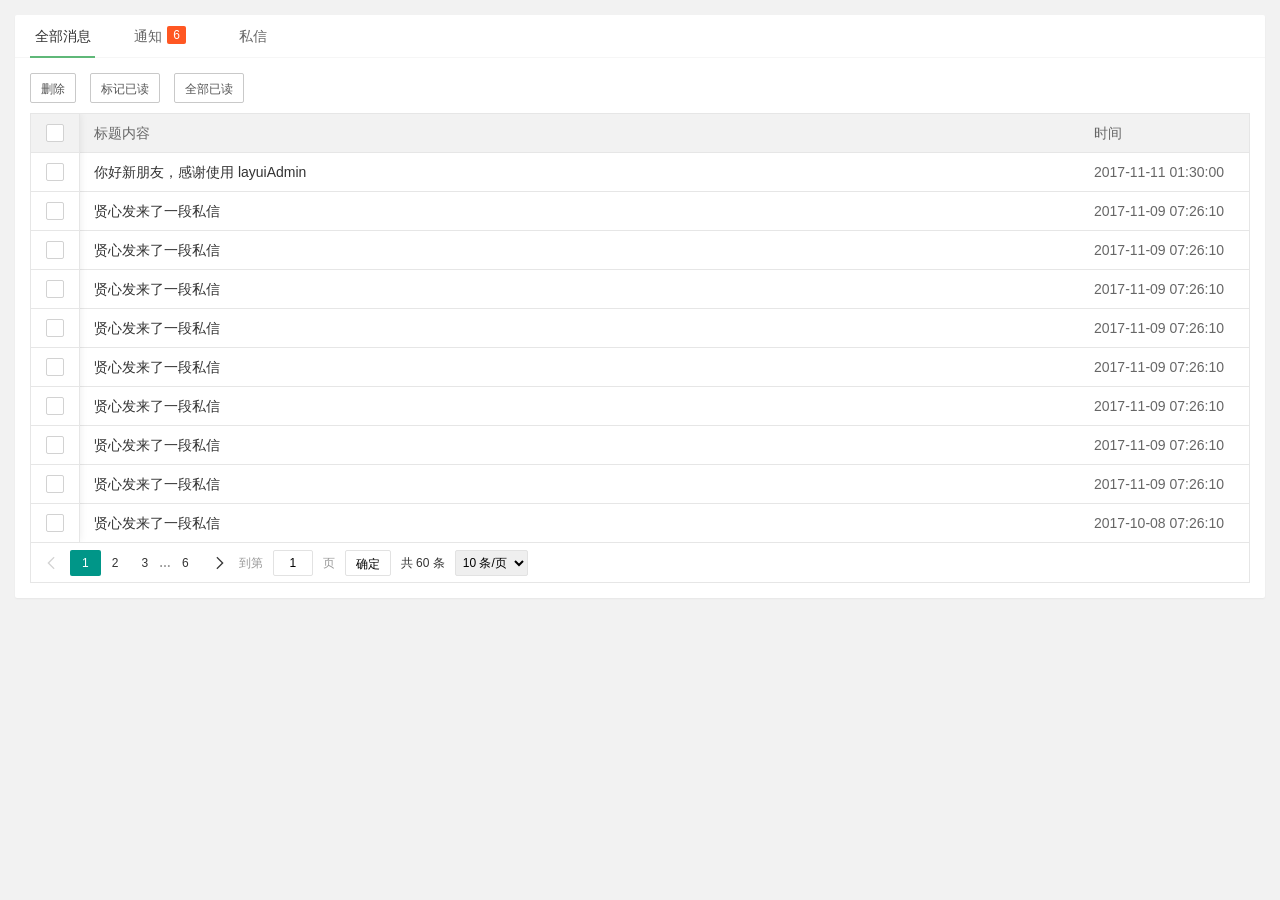
<file: cdn/layui_pro/views/app/message/index.html>
<!DOCTYPE html>
<html>
<head>
  <meta charset="utf-8">
  <title>消息中心</title>
  <meta name="renderer" content="webkit">
  <meta http-equiv="X-UA-Compatible" content="IE=edge,chrome=1">
  <meta name="viewport" content="width=device-width, initial-scale=1.0, minimum-scale=1.0, maximum-scale=1.0, user-scalable=0">
  <link rel="stylesheet" href="../../../layuiadmin/layui/css/layui.css" media="all">
  <link rel="stylesheet" href="../../../layuiadmin/style/admin.css" media="all">
</head>
<body>

  <div class="layui-fluid" id="LAY-app-message">
    <div class="layui-card">
      <div class="layui-tab layui-tab-brief">
        <ul class="layui-tab-title">
          <li class="layui-this">全部消息</li>
          <li>通知<span class="layui-badge">6</span></li>
          <li>私信</li>
        </ul>
        <div class="layui-tab-content">
        
          <div class="layui-tab-item layui-show">
            <div class="LAY-app-message-btns" style="margin-bottom: 10px;">
              <button class="layui-btn layui-btn-primary layui-btn-sm" data-type="all" data-events="del">删除</button>
              <button class="layui-btn layui-btn-primary layui-btn-sm" data-type="all" data-events="ready">标记已读</button>
              <button class="layui-btn layui-btn-primary layui-btn-sm" data-type="all" data-events="readyAll">全部已读</button>
            </div>
            
            <table id="LAY-app-message-all" lay-filter="LAY-app-message-all"></table>
          </div>
          <div class="layui-tab-item">
          
            <div class="LAY-app-message-btns" style="margin-bottom: 10px;">
              <button class="layui-btn layui-btn-primary layui-btn-sm" data-type="notice" data-events="del">删除</button>
              <button class="layui-btn layui-btn-primary layui-btn-sm" data-type="notice" data-events="ready">标记已读</button>
              <button class="layui-btn layui-btn-primary layui-btn-sm" data-type="notice" data-events="readyAll">全部已读</button>
            </div>
            
            <table id="LAY-app-message-notice" lay-filter="LAY-app-message-notice"></table>
          </div>
          <div class="layui-tab-item">
          
            <div class="LAY-app-message-btns" style="margin-bottom: 10px;">
              <button class="layui-btn layui-btn-primary layui-btn-sm" data-type="direct" data-events="del">删除</button>
              <button class="layui-btn layui-btn-primary layui-btn-sm" data-type="direct" data-events="ready">标记已读</button>
              <button class="layui-btn layui-btn-primary layui-btn-sm" data-type="direct" data-events="readyAll">全部已读</button>
            </div>
            
            <table id="LAY-app-message-direct" lay-filter="LAY-app-message-direct"></table>
          </div>
        </div>
      </div>
    </div>
  </div>

  <script src="../../../layuiadmin/layui/layui.js"></script>  
  <script>
  layui.config({
    base: '../../../layuiadmin/' //静态资源所在路径
  }).extend({
    index: 'lib/index' //主入口模块
  }).use(['index', 'message']);
  </script>
</body>
</html>
</file>
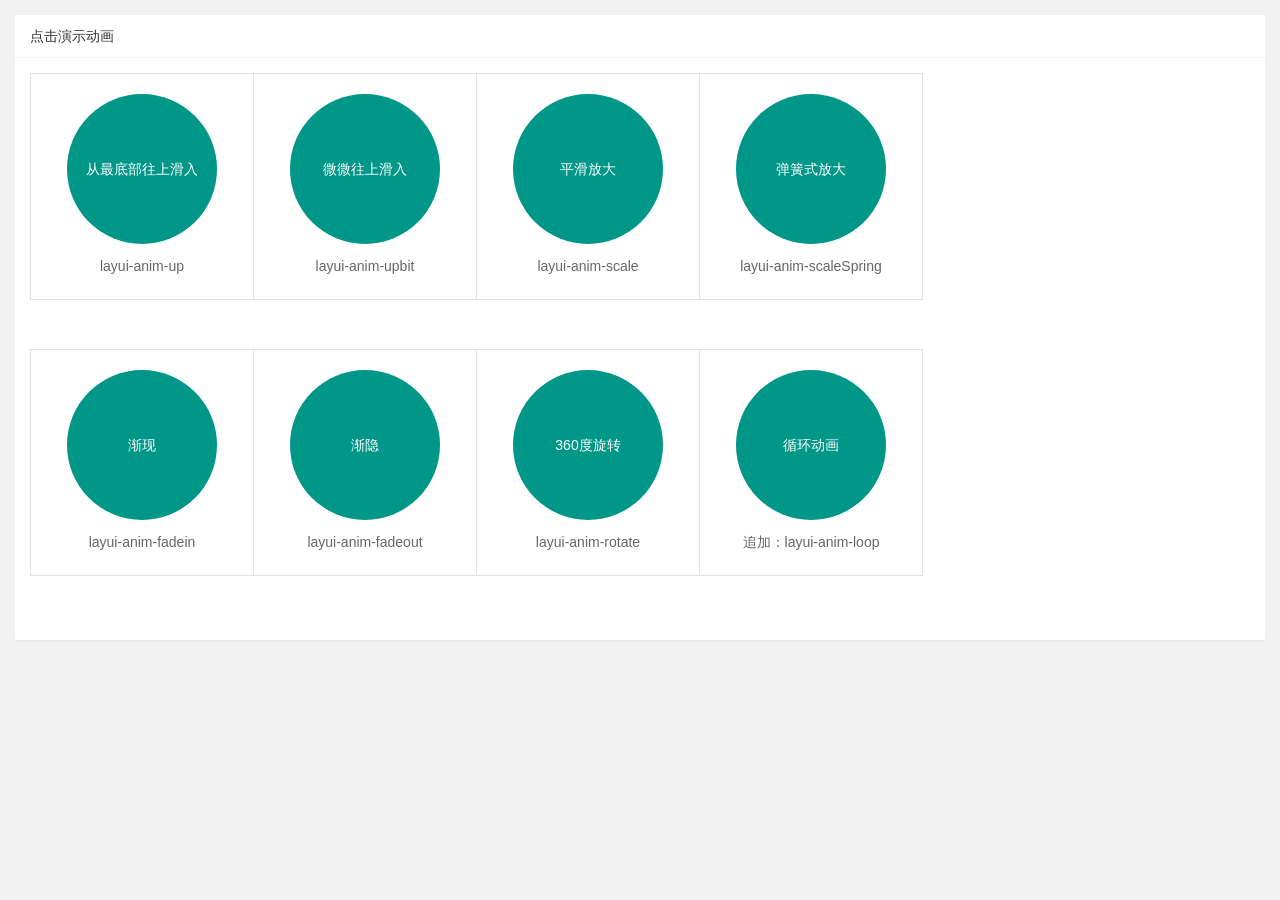
<file: cdn/layui_pro/views/component/anim/index.html>
<!DOCTYPE html>
<html>
<head>
  <meta charset="utf-8">
  <title>动画</title>
  <meta name="renderer" content="webkit">
  <meta http-equiv="X-UA-Compatible" content="IE=edge,chrome=1">
  <meta name="viewport" content="width=device-width, initial-scale=1.0, minimum-scale=1.0, maximum-scale=1.0, user-scalable=0">
  <link rel="stylesheet" href="../../../layuiadmin/layui/css/layui.css" media="all">
  <link rel="stylesheet" href="../../../layuiadmin/style/admin.css" media="all">
</head>
<body>

  <div class="layui-card layadmin-header">
    <div class="layui-breadcrumb" lay-filter="breadcrumb">
      <a lay-href="">主页</a>
      <a><cite>组件</cite></a>
      <a><cite>动画</cite></a>
    </div>
  </div>

  <style>
  /* 这段样式只是用于演示 */
  #component-anim .layui-card-body{padding: 15px;}

  #component-anim .component-anim-demo{margin-bottom: 50px; font-size: 0;}
  #component-anim .component-anim-demo li{display: inline-block; vertical-align: middle; width: 127px; line-height: 25px; padding: 20px 0; margin-right: -1px; margin-bottom: -1px; border: 1px solid #e2e2e2; font-size: 14px; text-align: center; color: #666; transition: all .3s; -webkit-transition: all .3s;}
  #component-anim .component-anim-demo li .layui-icon{display: inline-block; font-size: 36px;}

  #component-anim .component-anim-demo li .fontclass{display: none;}
  #component-anim .component-anim-demo li .name{color: #c2c2c2;}
  #component-anim .component-anim-demo li:hover{background-color: #f2f2f2; color: #000;}

  #component-anim .component-anim-demo li{width: 222px;}
  #component-anim .component-anim-demo .layui-anim{width: 150px; height: 150px; line-height: 150px; margin: 0 auto 10px; text-align: center; background-color: #009688; cursor: pointer; color: #fff; border-radius: 50%;}
  </style>

  <div class="layui-fluid" id="component-anim">
    <div class="layui-row layui-col-space15">
      <div class="layui-col-md12">
        <div class="layui-card">
          <div class="layui-card-header">点击演示动画</div>
          <div class="layui-card-body">
            
            <ul class="component-anim-demo">
              <li>
                <div class="layui-anim" data-anim="layui-anim-up">从最底部往上滑入</div>
                <div class="code">layui-anim-up</div>
              </li>
              <li>
                <div class="layui-anim" data-anim="layui-anim-upbit">微微往上滑入</div>
                <div class="code">layui-anim-upbit</div>
              </li>
              <li>
                <div class="layui-anim" data-anim="layui-anim-scale">平滑放大</div>
                <div class="code">layui-anim-scale</div>
              </li>
               <li>
                <div class="layui-anim" data-anim="layui-anim-scaleSpring">弹簧式放大</div>
                <div class="code">layui-anim-scaleSpring</div>
              </li>
            </ul>
            <ul class="component-anim-demo">
              <li>
                <div class="layui-anim" data-anim="layui-anim-fadein">渐现</div>
                <div class="code">layui-anim-fadein</div>
              </li>
              <li>
                <div class="layui-anim" data-anim="layui-anim-fadeout">渐隐</div>
                <div class="code">layui-anim-fadeout</div>
              </li>
              <li>
                <div class="layui-anim" data-anim="layui-anim-rotate">360度旋转</div>
                <div class="code">layui-anim-rotate</div>
              </li>
              <li>
                <div class="layui-anim" data-anim="layui-anim-rotate layui-anim-loop">循环动画</div>
                <div class="code">追加：layui-anim-loop</div>
              </li>
            </ul>
            
          </div>
        </div>
      </div>
    </div>
  </div>

  <script src="../../../layuiadmin/layui/layui.js"></script>  
  <script>
  layui.config({
    base: '../../../layuiadmin/' //静态资源所在路径
  }).extend({
    index: 'lib/index' //主入口模块
  }).use(['index'], function(){
    var $ = layui.$
    ,admin = layui.admin
    ,element = layui.element
    ,router = layui.router();

    /* 演示动画 */
    $('#component-anim .component-anim-demo .layui-anim').on('click', function(){
      var othis = $(this), anim = othis.data('anim');
   
      /* 停止循环 */
      if(othis.hasClass('layui-anim-loop')){
        return othis.removeClass(anim);
      }
      
      othis.removeClass(anim);
      
      setTimeout(function(){
        othis.addClass(anim);
      });
      
      /* 恢复渐隐 */
      if(anim === 'layui-anim-fadeout'){
        setTimeout(function(){
          othis.removeClass(anim);
        }, 1300);
      }
    });
  });
  </script>
</body>
</html>
</file>
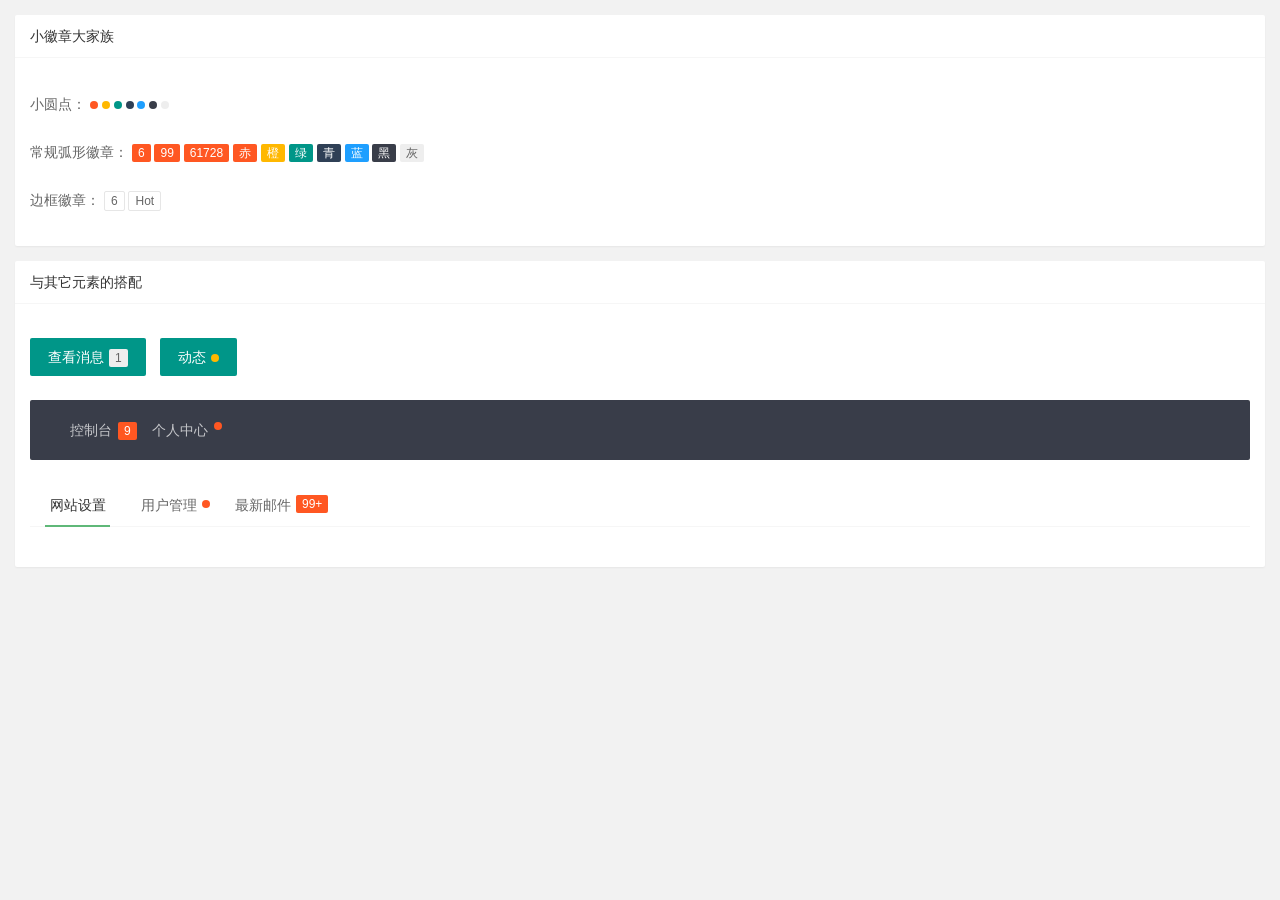
<file: cdn/layui_pro/views/component/badge/index.html>
<!DOCTYPE html>
<html>
<head>
  <meta charset="utf-8">
  <title>徽章</title>
  <meta name="renderer" content="webkit">
  <meta http-equiv="X-UA-Compatible" content="IE=edge,chrome=1">
  <meta name="viewport" content="width=device-width, initial-scale=1.0, minimum-scale=1.0, maximum-scale=1.0, user-scalable=0">
  <link rel="stylesheet" href="../../../layuiadmin/layui/css/layui.css" media="all">
  <link rel="stylesheet" href="../../../layuiadmin/style/admin.css" media="all">
</head>
<body>


  <div class="layui-fluid">
    <div class="layui-row layui-col-space15">
      <div class="layui-col-md12">
        <div class="layui-card">
          <div class="layui-card-header">小徽章大家族</div>
          <div class="layui-card-body">
            
            <br>小圆点：
            
            <span class="layui-badge-dot"></span>
            <span class="layui-badge-dot layui-bg-orange"></span>
            <span class="layui-badge-dot layui-bg-green"></span>
            <span class="layui-badge-dot layui-bg-cyan"></span>
            <span class="layui-badge-dot layui-bg-blue"></span>
            <span class="layui-badge-dot layui-bg-black"></span>
            <span class="layui-badge-dot layui-bg-gray"></span>
            
            <br><br>常规弧形徽章：
            
            <span class="layui-badge">6</span>
            <span class="layui-badge">99</span>
            <span class="layui-badge">61728</span>
            <span class="layui-badge">赤</span>
            <span class="layui-badge layui-bg-orange">橙</span>
            <span class="layui-badge layui-bg-green">绿</span>
            <span class="layui-badge layui-bg-cyan">青</span>
            <span class="layui-badge layui-bg-blue">蓝</span>
            <span class="layui-badge layui-bg-black">黑</span>
            <span class="layui-badge layui-bg-gray">灰</span>
            
            <br><br>边框徽章：
            
            <span class="layui-badge-rim">6</span>
            <span class="layui-badge-rim">Hot</span>
            
            <br><br>
          
          </div>
        </div>
      </div>
      <div class="layui-col-md12">
        <div class="layui-card">
          <div class="layui-card-header">与其它元素的搭配</div>
          <div class="layui-card-body">
            
            <br>
            
            <button class="layui-btn">查看消息<span class="layui-badge layui-bg-gray">1</span></button>
            <button class="layui-btn">动态<span class="layui-badge-dot layui-bg-orange"></span></button>
             
            <br><br>
             
            <ul class="layui-nav style=" text-align:="" right;"=""> &lt;-- 小Tips：这里有没有发现，设置导航靠右对齐（或居中对齐）其实非常简单 --&gt;
              <li class="layui-nav-item">
                <a href="">控制台<span class="layui-badge">9</span></a>
              </li>
              <li class="layui-nav-item">
                <a href="">个人中心<span class="layui-badge-dot"></span></a>
              </li>
            </ul>
            <br>
             
            <div class="layui-tab layui-tab-brief">
              <ul class="layui-tab-title">
                <li class="layui-this">网站设置</li>
                <li>用户管理<span class="layui-badge-dot"></span></li>
                <li>最新邮件<span class="layui-badge">99+</span></li>
              </ul>
              <div class="layui-tab-content"></div>
            </div>
            
          </div>
        </div>
      </div>
    </div>
  </div>

  <script src="../../../layuiadmin/layui/layui.js"></script>  
  <script>
  layui.config({
    base: '../../../layuiadmin/' //静态资源所在路径
  }).extend({
    index: 'lib/index' //主入口模块
  }).use(['index']);
  </script>
</body>
</html>
</file>
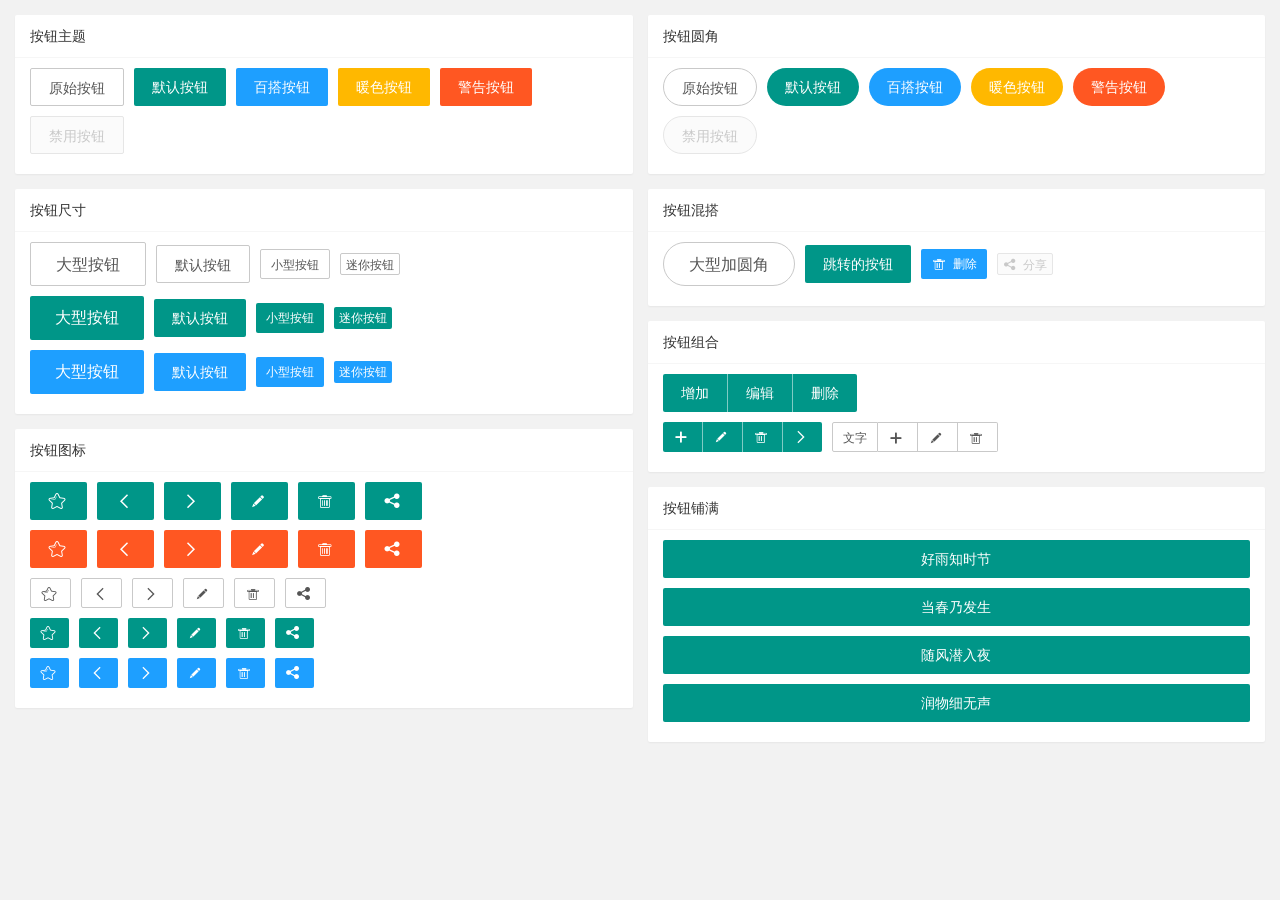
<file: cdn/layui_pro/views/component/button/index.html>
<!DOCTYPE html>
<html>
<head>
  <meta charset="utf-8">
  <title>按钮</title>
  <meta name="renderer" content="webkit">
  <meta http-equiv="X-UA-Compatible" content="IE=edge,chrome=1">
  <meta name="viewport" content="width=device-width, initial-scale=1.0, minimum-scale=1.0, maximum-scale=1.0, user-scalable=0">
  <link rel="stylesheet" href="../../../layuiadmin/layui/css/layui.css" media="all">
  <link rel="stylesheet" href="../../../layuiadmin/style/admin.css" media="all">
</head>
<body>

  <div class="layui-fluid">
    <div class="layui-row layui-col-space15">
      <div class="layui-col-md6">
        <div class="layui-card">
          <div class="layui-card-header">按钮主题</div>
          <div class="layui-card-body">
            <div class="layui-btn-container">
              <button class="layui-btn layui-btn-primary">原始按钮</button>
              <button class="layui-btn">默认按钮</button>
              <button class="layui-btn layui-btn-normal">百搭按钮</button>
              <button class="layui-btn layui-btn-warm">暖色按钮</button>
              <button class="layui-btn layui-btn-danger">警告按钮</button>
              <button class="layui-btn layui-btn-disabled">禁用按钮</button>
            </div>
          </div>
        </div>
        <div class="layui-card">
          <div class="layui-card-header">按钮尺寸</div>
          <div class="layui-card-body">
            <div class="layui-btn-container">
              <button class="layui-btn layui-btn-primary layui-btn-lg">大型按钮</button>
              <button class="layui-btn layui-btn-primary">默认按钮</button>
              <button class="layui-btn layui-btn-primary layui-btn-sm">小型按钮</button>
              <button class="layui-btn layui-btn-primary layui-btn-xs">迷你按钮</button>
              
              <br>
              
              <button class="layui-btn layui-btn-lg">大型按钮</button>
              <button class="layui-btn">默认按钮</button>
              <button class="layui-btn layui-btn-sm">小型按钮</button>
              <button class="layui-btn layui-btn-xs">迷你按钮</button>
              
              <br>
              
              <button class="layui-btn layui-btn-lg layui-btn-normal">大型按钮</button>
              <button class="layui-btn layui-btn-normal">默认按钮</button>
              <button class="layui-btn layui-btn-sm layui-btn-normal">小型按钮</button>
              <button class="layui-btn layui-btn-xs layui-btn-normal">迷你按钮</button>
            </div>
          </div>
        </div>
        <div class="layui-card">
          <div class="layui-card-header">按钮图标</div>
          <div class="layui-card-body">
            <div class="layui-btn-container">
              <button class="layui-btn"><i class="layui-icon">&#xe600;</i></button>
              <button class="layui-btn"><i class="layui-icon">&#xe603;</i></button>
              <button class="layui-btn"><i class="layui-icon">&#xe602;</i></button>
              <button class="layui-btn"><i class="layui-icon">&#xe642;</i></button>
              <button class="layui-btn"><i class="layui-icon">&#xe640;</i></button>
              <button class="layui-btn"><i class="layui-icon">&#xe641;</i></button>
              
              <br>
              
              <button class="layui-btn layui-btn-danger"><i class="layui-icon">&#xe600;</i></button>
              <button class="layui-btn layui-btn-danger"><i class="layui-icon">&#xe603;</i></button>
              <button class="layui-btn layui-btn-danger"><i class="layui-icon">&#xe602;</i></button>
              <button class="layui-btn layui-btn-danger"><i class="layui-icon">&#xe642;</i></button>
              <button class="layui-btn layui-btn-danger"><i class="layui-icon">&#xe640;</i></button>
              <button class="layui-btn layui-btn-danger"><i class="layui-icon">&#xe641;</i></button>
              
              <br>
              
              <button class="layui-btn layui-btn-primary layui-btn-sm"><i class="layui-icon">&#xe600;</i></button>
              <button class="layui-btn layui-btn-primary layui-btn-sm"><i class="layui-icon">&#xe603;</i></button>
              <button class="layui-btn layui-btn-primary layui-btn-sm"><i class="layui-icon">&#xe602;</i></button>
              <button class="layui-btn layui-btn-primary layui-btn-sm"><i class="layui-icon">&#xe642;</i></button>
              <button class="layui-btn layui-btn-primary layui-btn-sm"><i class="layui-icon">&#xe640;</i></button>
              <button class="layui-btn layui-btn-primary layui-btn-sm"><i class="layui-icon">&#xe641;</i></button>
              
              <br>
              
              <button class="layui-btn layui-btn-sm"><i class="layui-icon">&#xe600;</i></button>
              <button class="layui-btn layui-btn-sm"><i class="layui-icon">&#xe603;</i></button>
              <button class="layui-btn layui-btn-sm"><i class="layui-icon">&#xe602;</i></button>
              <button class="layui-btn layui-btn-sm"><i class="layui-icon">&#xe642;</i></button>
              <button class="layui-btn layui-btn-sm"><i class="layui-icon">&#xe640;</i></button>
              <button class="layui-btn layui-btn-sm"><i class="layui-icon">&#xe641;</i></button>
              
              <br>
                
              <button class="layui-btn layui-btn-normal layui-btn-sm"><i class="layui-icon">&#xe600;</i></button>
              <button class="layui-btn layui-btn-normal layui-btn-sm"><i class="layui-icon">&#xe603;</i></button>
              <button class="layui-btn layui-btn-normal layui-btn-sm"><i class="layui-icon">&#xe602;</i></button>
              <button class="layui-btn layui-btn-normal layui-btn-sm"><i class="layui-icon">&#xe642;</i></button>
              <button class="layui-btn layui-btn-normal layui-btn-sm"><i class="layui-icon">&#xe640;</i></button>
              <button class="layui-btn layui-btn-normal layui-btn-sm"><i class="layui-icon">&#xe641;</i></button>
            </div>
          </div>
        </div>
      </div>
      <div class="layui-col-md6">
        <div class="layui-card">
          <div class="layui-card-header">按钮圆角</div>
          <div class="layui-card-body">
            <div class="layui-btn-container">
              <button class="layui-btn layui-btn-primary layui-btn-radius">原始按钮</button>
              <button class="layui-btn layui-btn-radius">默认按钮</button>
              <button class="layui-btn layui-btn-normal layui-btn-radius">百搭按钮</button>
              <button class="layui-btn layui-btn-warm layui-btn-radius">暖色按钮</button>
              <button class="layui-btn layui-btn-danger layui-btn-radius">警告按钮</button>
              <button class="layui-btn layui-btn-disabled layui-btn-radius">禁用按钮</button>
            </div>
          </div>
        </div>
        <div class="layui-card">
          <div class="layui-card-header">按钮混搭</div>
          <div class="layui-card-body">
            <div class="layui-btn-container">
              <button class="layui-btn layui-btn-lg layui-btn-primary layui-btn-radius">大型加圆角</button>
              <a href="http://www.layui.com/doc/element/button.html" class="layui-btn" target="_blank">跳转的按钮</a>
              <button class="layui-btn layui-btn-sm layui-btn-normal"><i class="layui-icon">&#xe640;</i> 删除</button>
              <button class="layui-btn layui-btn-xs layui-btn-disabled"><i class="layui-icon">&#xe641;</i> 分享</button>

            </div>
          </div>
        </div>
        <div class="layui-card">
          <div class="layui-card-header">按钮组合</div>
          <div class="layui-card-body">
            <div class="layui-btn-container">
              <div class="layui-btn-group">
                <button class="layui-btn">增加</button>
                <button class="layui-btn ">编辑</button>
                <button class="layui-btn">删除</button>
              </div>
            </div>
            <div class="layui-btn-container">
              <div class="layui-btn-group">
                <button class="layui-btn layui-btn-sm"><i class="layui-icon">&#xe654;</i></button>
                <button class="layui-btn layui-btn-sm"><i class="layui-icon">&#xe642;</i></button>
                <button class="layui-btn layui-btn-sm"><i class="layui-icon">&#xe640;</i></button>
                <button class="layui-btn layui-btn-sm"><i class="layui-icon">&#xe602;</i></button>
              </div>
              <div class="layui-btn-group">
                <button class="layui-btn layui-btn-primary layui-btn-sm">文字</button>
                <button class="layui-btn layui-btn-primary layui-btn-sm"><i class="layui-icon">&#xe654;</i></button>
                <button class="layui-btn layui-btn-primary layui-btn-sm"><i class="layui-icon">&#xe642;</i></button>
                <button class="layui-btn layui-btn-primary layui-btn-sm"><i class="layui-icon">&#xe640;</i></button>
              </div>
            </div>
          </div>
        </div>
        <div class="layui-card">
          <div class="layui-card-header">按钮铺满</div>
          <div class="layui-card-body">
            <div class="layui-btn-container">
              <button class="layui-btn layui-btn-fluid">好雨知时节</button>
              <button class="layui-btn layui-btn-fluid">当春乃发生</button>
              <button class="layui-btn layui-btn-fluid">随风潜入夜</button>
              <button class="layui-btn layui-btn-fluid">润物细无声</button>
            </div>
          </div>
        </div>
      </div>
      
    </div>
  </div>

  
  <script src="../../../layuiadmin/layui/layui.js"></script>  
  <script>
  layui.config({
    base: '../../../layuiadmin/' //静态资源所在路径
  }).extend({
    index: 'lib/index' //主入口模块
  }).use(['index']);
  </script>
</body>
</html>
</file>
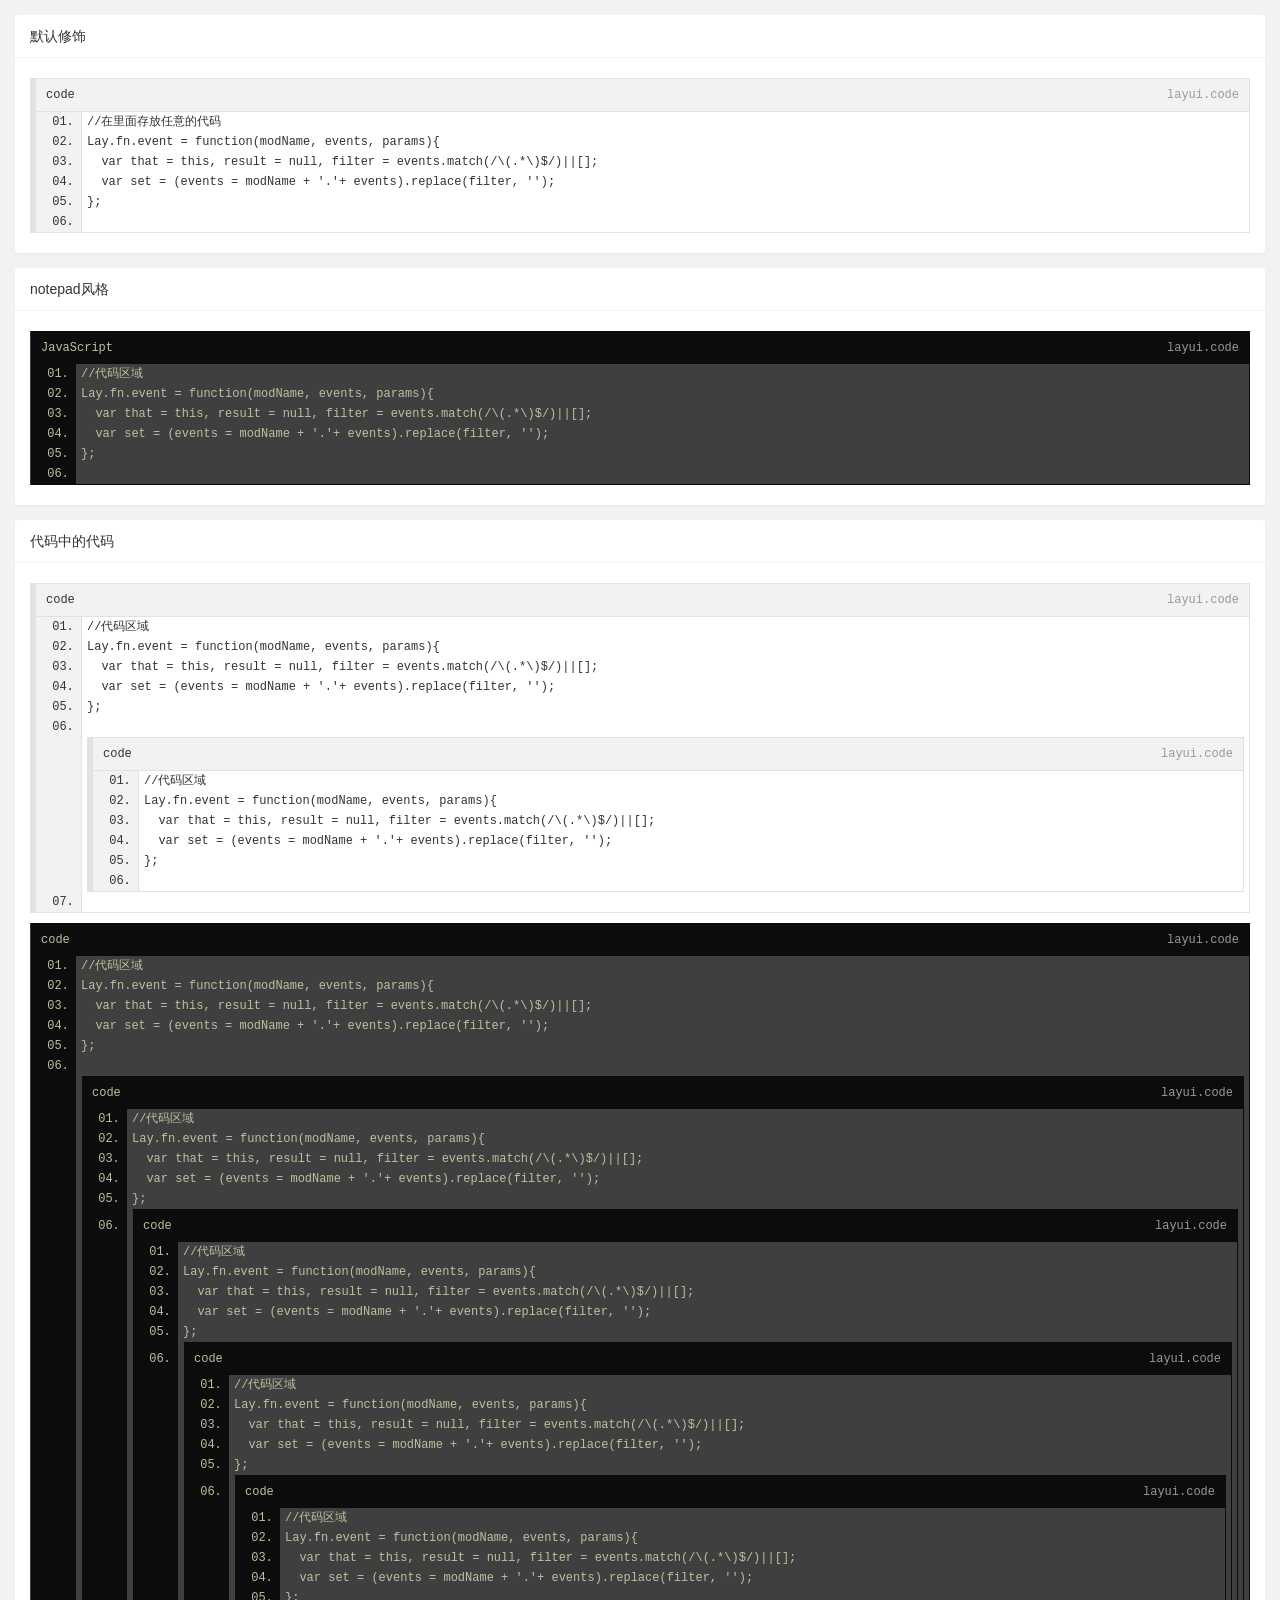
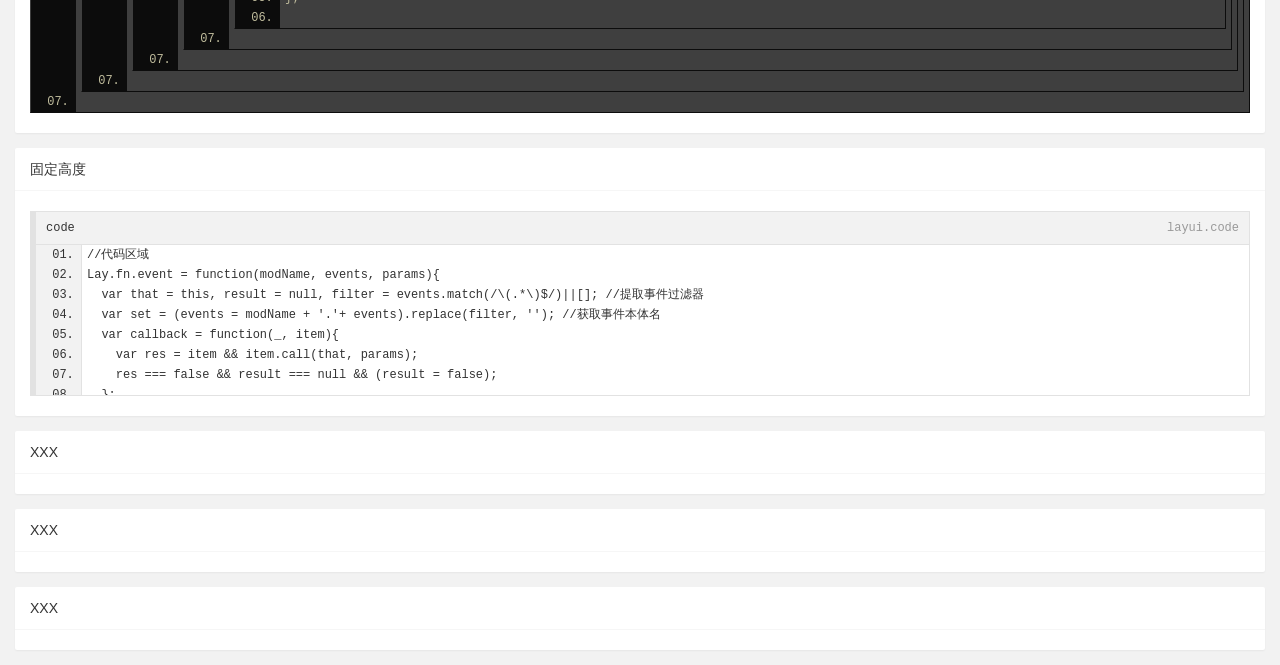
<file: cdn/layui_pro/views/component/code/index.html>
<!DOCTYPE html>
<html>
<head>
  <meta charset="utf-8">
  <title>代码修饰</title>
  <meta name="renderer" content="webkit">
  <meta http-equiv="X-UA-Compatible" content="IE=edge,chrome=1">
  <meta name="viewport" content="width=device-width, initial-scale=1.0, minimum-scale=1.0, maximum-scale=1.0, user-scalable=0">
  <link rel="stylesheet" href="../../../layuiadmin/layui/css/layui.css" media="all">
  <link rel="stylesheet" href="../../../layuiadmin/style/admin.css" media="all">
</head>
<body>

  <div class="layui-card layadmin-header">
    <div class="layui-breadcrumb" lay-filter="breadcrumb">
      <a lay-href="">主页</a>
      <a><cite>组件</cite></a>
      <a><cite>代码修饰</cite></a>
    </div>
  </div>
  
  <div class="layui-fluid">
    <div class="layui-row layui-col-space15">
      <div class="layui-col-md12">
        <div class="layui-card">
          <div class="layui-card-header">默认修饰</div>
          <div class="layui-card-body">
            <pre class="layui-code">//在里面存放任意的代码
Lay.fn.event = function(modName, events, params){
  var that = this, result = null, filter = events.match(/\(.*\)$/)||[];
  var set = (events = modName + '.'+ events).replace(filter, ''); 
};
            </pre>
          </div>
        </div>
        
        <div class="layui-card">
          <div class="layui-card-header">notepad风格</div>
          <div class="layui-card-body">
            <pre class="layui-code" lay-title="JavaScript" lay-skin="notepad">//代码区域
Lay.fn.event = function(modName, events, params){
  var that = this, result = null, filter = events.match(/\(.*\)$/)||[];
  var set = (events = modName + '.'+ events).replace(filter, ''); 
};
            </pre>
          </div>
        </div>
        
        <div class="layui-card">
          <div class="layui-card-header">代码中的代码</div>
          <div class="layui-card-body">
            <pre class="layui-code">//代码区域
Lay.fn.event = function(modName, events, params){
  var that = this, result = null, filter = events.match(/\(.*\)$/)||[];
  var set = (events = modName + '.'+ events).replace(filter, ''); 
};
      <pre class="layui-code">//代码区域
Lay.fn.event = function(modName, events, params){
  var that = this, result = null, filter = events.match(/\(.*\)$/)||[];
  var set = (events = modName + '.'+ events).replace(filter, ''); 
};
      </pre>
      </pre>
      
      <pre class="layui-code" lay-skin="notepad">//代码区域
Lay.fn.event = function(modName, events, params){
  var that = this, result = null, filter = events.match(/\(.*\)$/)||[];
  var set = (events = modName + '.'+ events).replace(filter, ''); 
};
      <pre class="layui-code" lay-skin="notepad">//代码区域
Lay.fn.event = function(modName, events, params){
  var that = this, result = null, filter = events.match(/\(.*\)$/)||[];
  var set = (events = modName + '.'+ events).replace(filter, ''); 
};
<pre class="layui-code" lay-skin="notepad">//代码区域
Lay.fn.event = function(modName, events, params){
  var that = this, result = null, filter = events.match(/\(.*\)$/)||[];
  var set = (events = modName + '.'+ events).replace(filter, ''); 
};
<pre class="layui-code" lay-skin="notepad">//代码区域
Lay.fn.event = function(modName, events, params){
  var that = this, result = null, filter = events.match(/\(.*\)$/)||[];
  var set = (events = modName + '.'+ events).replace(filter, ''); 
};
<pre class="layui-code" lay-skin="notepad">//代码区域
Lay.fn.event = function(modName, events, params){
  var that = this, result = null, filter = events.match(/\(.*\)$/)||[];
  var set = (events = modName + '.'+ events).replace(filter, ''); 
};
            </pre>
            </pre>
            </pre>
            </pre>
            </pre>
          </div>
        </div>
        
        <div class="layui-card">
          <div class="layui-card-header">固定高度</div>
          <div class="layui-card-body">
            <pre class="layui-code" lay-height="150px">//代码区域
Lay.fn.event = function(modName, events, params){
  var that = this, result = null, filter = events.match(/\(.*\)$/)||[]; //提取事件过滤器
  var set = (events = modName + '.'+ events).replace(filter, ''); //获取事件本体名
  var callback = function(_, item){
    var res = item &amp;&amp; item.call(that, params);
    res === false &amp;&amp; result === null &amp;&amp; (result = false);
  };
  layui.each(config.event[set], callback);
  filter[0] &amp;&amp; layui.each(config.event[events], callback); //执行过滤器中的事件
  return result;
};
            </pre>
          </div>
        </div>
        
        <div class="layui-card">
          <div class="layui-card-header">XXX</div>
          <div class="layui-card-body">
            
          </div>
        </div>
        
        <div class="layui-card">
          <div class="layui-card-header">XXX</div>
          <div class="layui-card-body">
            
          </div>
        </div>
        
        <div class="layui-card">
          <div class="layui-card-header">XXX</div>
          <div class="layui-card-body">
            
          </div>
        </div>
        
      </div>
    </div>
  </div>
  
  <script src="../../../layuiadmin/layui/layui.js"></script>  
  <script>
  layui.config({
    base: '../../../layuiadmin/' //静态资源所在路径
  }).extend({
    index: 'lib/index' //主入口模块
  }).use(['index', 'code'], function(){
  
    layui.code({
      elem: 'pre'
    });
  
  });
  </script>
</body>
</html>
</file>
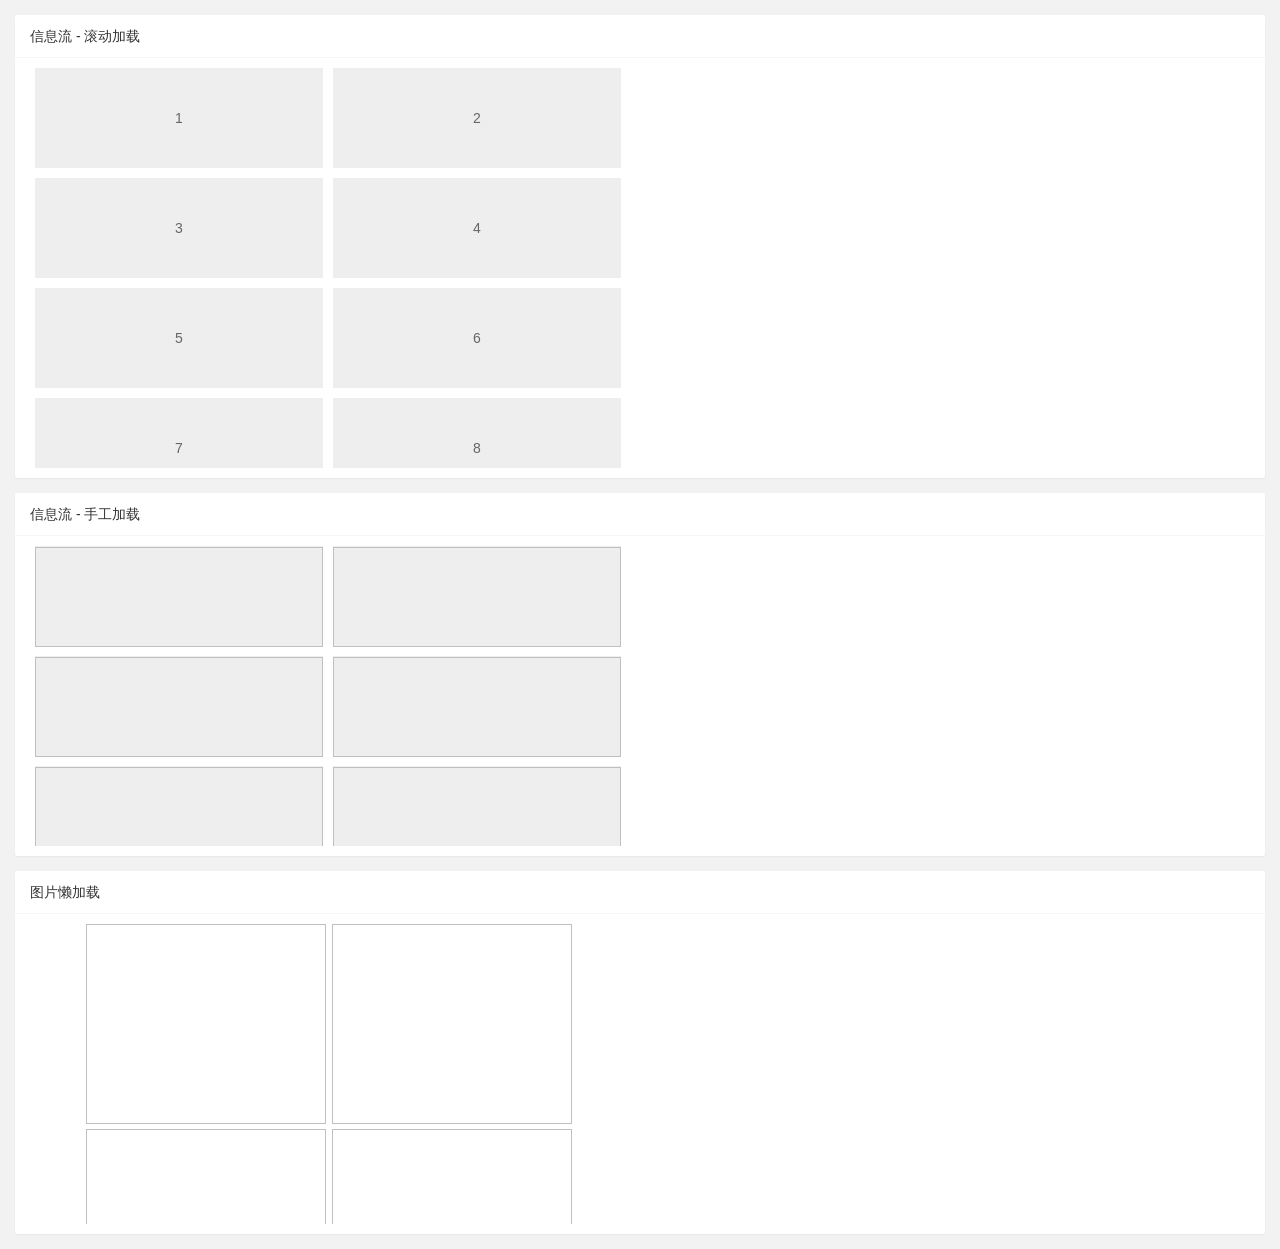
<file: cdn/layui_pro/views/component/flow/index.html>
<!DOCTYPE html>
<html>
<head>
  <meta charset="utf-8">
  <title>流加载</title>
  <meta name="renderer" content="webkit">
  <meta http-equiv="X-UA-Compatible" content="IE=edge,chrome=1">
  <meta name="viewport" content="width=device-width, initial-scale=1.0, minimum-scale=1.0, maximum-scale=1.0, user-scalable=0">
  <link rel="stylesheet" href="../../../layuiadmin/layui/css/layui.css" media="all">
  <link rel="stylesheet" href="../../../layuiadmin/style/admin.css" media="all">
</head>
<body>
  
  <!-- 以下样式仅供演示 -->
  <style>
    #LAY-flow-demo .flow-default{width: 600px; height: 400px; overflow: auto; font-size: 0;}
    #LAY-flow-demo .flow-default li{display: inline-block; margin: 0 5px; font-size: 14px; width: 48%;  margin-bottom: 10px; height: 100px; line-height: 100px; text-align: center; background-color: #eee;}
    #LAY-flow-demo .flow-default img{width: 100%; height: 100%;}
    #LAY-flow-demo .site-demo-flow{width: 600px; height: 300px; overflow: auto; text-align: center;}
    #LAY-flow-demo .site-demo-flow img{width: 40%; height: 200px; margin: 0 2px 5px 0; border: none;}
    
    @media screen and (max-width: 768px) {
      #LAY-flow-demo .flow-default,
      #LAY-flow-demo .site-demo-flow{width: 100%;}
      #LAY-flow-demo .flow-default li{width: 45%}
      #LAY-flow-demo .site-demo-flow img{height: 150px;}
    }
  </style>

  <div class="layui-card layadmin-header">
    <div class="layui-breadcrumb" lay-filter="breadcrumb">
      <a lay-href="">主页</a>
      <a><cite>组件</cite></a>
      <a><cite>流加载</cite></a>
    </div>
  </div>
  
  <div class="layui-fluid" id="LAY-flow-demo">
    <div class="layui-row layui-col-space15">
      <div class="layui-col-md12">
        <div class="layui-card">
          <div class="layui-card-header">信息流 - 滚动加载</div>
          <div class="layui-card-body">
            <ul class="flow-default" id="test-flow-auto"></ul>
          </div>
        </div>
      </div>
      
      <div class="layui-col-md12">
        <div class="layui-card">
          <div class="layui-card-header">信息流 - 手工加载</div>
          <div class="layui-card-body">
            <ul class="flow-default" style="height: 300px;" id="test-flow-manual"></ul>
          </div>
        </div>
      </div>
      
      <div class="layui-col-md12">
        <div class="layui-card">
          <div class="layui-card-header">图片懒加载</div>
          <div class="layui-card-body">
            <div class="site-demo-flow" id="test-flow-lazyimg">
              <img lay-src="https://gw.alicdn.com/bao/uploaded/i2/701696736/TB2PNl5ahQa61Bjy0FhXXaalFXa_!!701696736.jpg_400x400q90.jpg?t=1523290753265">
              <img lay-src="https://gw.alicdn.com/bao/uploaded/i2/162734861/TB2V5rsX_gc61BjSZFkXXcTkFXa_!!162734861.jpg_400x400q90.jpg?t=1523290753265">
              <img lay-src="https://gw.alicdn.com/bao/uploaded/i4/69476562/TB2htq4XTka61BjSszfXXXN8pXa_!!69476562.jpg_400x400q90.jpg?t=1523290753265">
              <img lay-src="https://gw.alicdn.com/bao/uploaded/i1/180558071/TB2sy6jXMQc61BjSZFGXXa1DFXa_!!180558071.jpg_400x400q90.jpg?t=1523290753265">
              <img lay-src="https://gw.alicdn.com/bao/uploaded/i2/701696736/TB2PNl5ahQa61Bjy0FhXXaalFXa_!!701696736.jpg_400x400q90.jpg?t=1523290753265">
              <img lay-src="https://gw.alicdn.com/bao/uploaded/i3/285892163/TB2qu2HX9Zb61BjSZPfXXaU.pXa_!!285892163.jpg_400x400q90.jpg?t=1523290753265">
              <img lay-src="https://gw.alicdn.com/bao/uploaded/i2/704998060/TB2S.gAXTgc61BjSZFkXXcTkFXa_!!704998060.jpg_400x400q90.jpg?t=1523290753265">
              <img lay-src="https://gw.alicdn.com/bao/uploaded/i3/117202952/TB25lckX_AX61Bjy0FcXXaSlFXa_!!117202952.jpg_400x400q90.jpg?t=1523290753265">
              <img lay-src="https://gw.alicdn.com/bao/uploaded/i2/162734861/TB2qijoX9Zb61BjSZPfXXaU.pXa_!!162734861.jpg_400x400q90.jpg?t=1523290753265">
              <img lay-src="https://gw.alicdn.com/bao/uploaded/i3/96216586/TB2S7EfXHMc61BjSZFFXXaDLFXa_!!96216586.jpg_400x400q90.jpg?t=1523290753265">
              <img lay-src="https://gw.alicdn.com/bao/uploaded/i8/TB1jSSFNFXXXXcoXFXXYXGcGpXX_M2.SS2_400x400q90.jpg?t=1523290753265">
              <img lay-src="https://gw.alicdn.com/bao/uploaded/i2/162734861/TB2ylbsX37c61BjSZFKXXb6hFXa_!!162734861.jpg_400x400q90.jpg?t=1523290753265">
              <img lay-src="https://gw.alicdn.com/bao/uploaded/i2/117202952/TB2FdyZajUd61BjSZPcXXc6hXXa_!!117202952.jpg_400x400q90.jpg?t=1523290753265">
              <img lay-src="https://gw.alicdn.com/bao/uploaded/i4/777105914/TB2t.qbXZwb61Bjy0FfXXXvlpXa_!!777105914.jpg_400x400q90.jpg?t=1523290753265">
              <img lay-src="https://gw.alicdn.com/bao/uploaded/i4/TB1XzupNFXXXXcpXXXXXXXXXXXX_!!0-item_pic.jpg_400x400q90.jpg?t=1523290753265">
            </div>
          </div>
        </div>
      </div>
      
    </div>
  </div>
  
  <script src="../../../layuiadmin/layui/layui.js"></script>  
  <script>
  layui.config({
    base: '../../../layuiadmin/' //静态资源所在路径
  }).extend({
    index: 'lib/index' //主入口模块
  }).use(['index', 'flow'], function(){
    var flow = layui.flow;
  
    flow.load({
      elem: '#test-flow-auto' //流加载容器
      ,scrollElem: '#test-flow-auto' //滚动条所在元素，一般不用填，此处只是演示需要。
      ,done: function(page, next){ //执行下一页的回调
        
        //模拟数据插入
        setTimeout(function(){
          var lis = [];
          for(var i = 0; i < 8; i++){
            lis.push('<li>'+ ( (page-1)*8 + i + 1 ) +'</li>')
          }
          
          //执行下一页渲染，第二参数为：满足“加载更多”的条件，即后面仍有分页
          //pages为Ajax返回的总页数，只有当前页小于总页数的情况下，才会继续出现加载更多
          next(lis.join(''), page < 10); //假设总页数为 10
        }, 500);
      }
    });
    
    flow.load({
      elem: '#test-flow-manual' //流加载容器
      ,scrollElem: '#test-flow-manual' //滚动条所在元素，一般不用填，此处只是演示需要。
      ,isAuto: false
      ,isLazyimg: true
      ,done: function(page, next){ //加载下一页
        //模拟插入
        setTimeout(function(){
          var lis = [];
          for(var i = 0; i < 6; i++){
            lis.push('<li><img lay-src="http://s17.mogucdn.com/p2/161011/upload_279h87jbc9l0hkl54djjjh42dc7i1_800x480.jpg?v='+ ( (page-1)*6 + i + 1 ) +'"></li>')
          }
          next(lis.join(''), page < 6); //假设总页数为 6
        }, 500);
      }
    });
    
    //按屏加载图片
    flow.lazyimg({
      elem: '#test-flow-lazyimg img'
      ,scrollElem: '#test-flow-lazyimg' //一般不用设置，此处只是演示需要。
    });
  
  });
  </script>
</body>
</html>
</file>
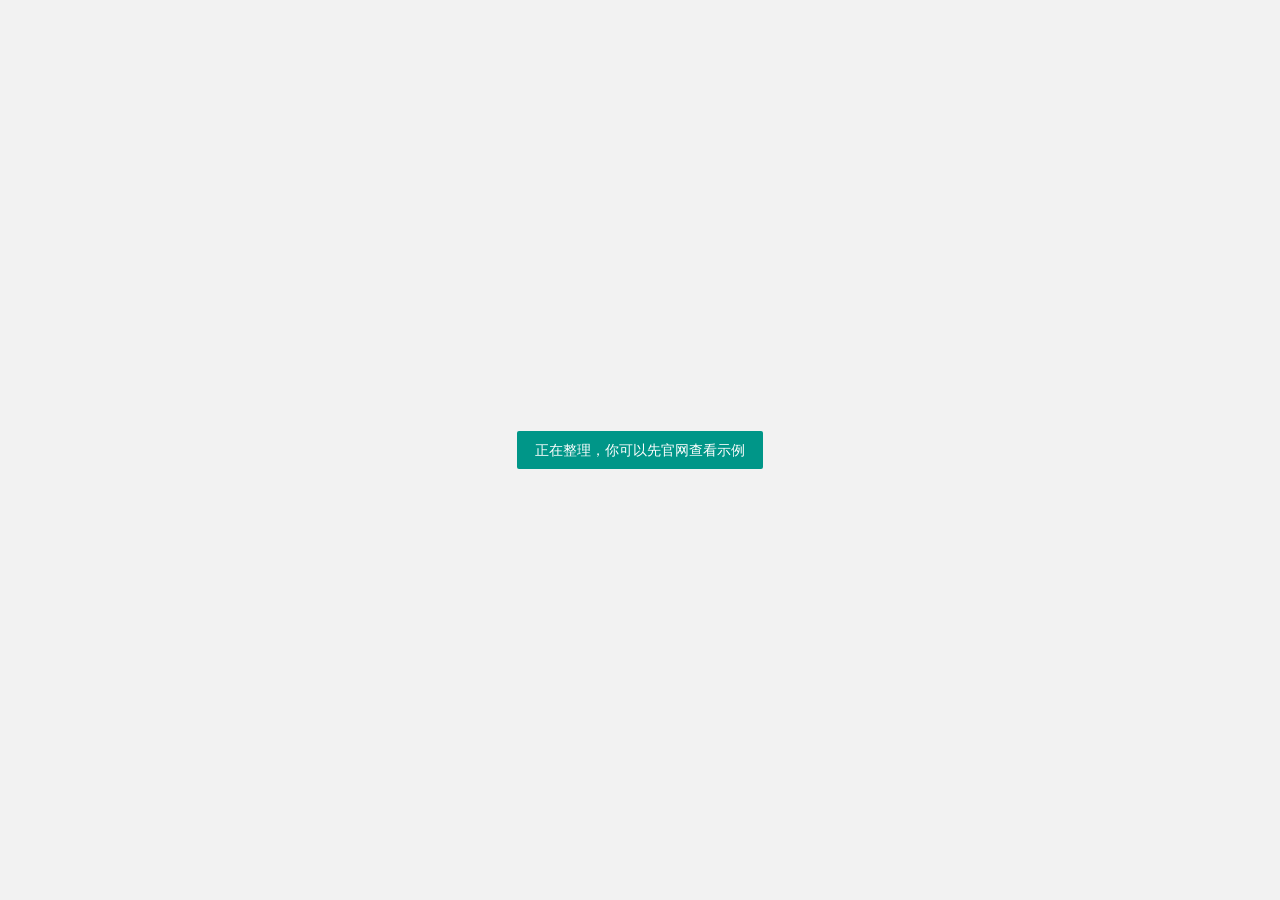
<file: cdn/layui_pro/views/component/laydate/index.html>
<!DOCTYPE html>
<html>
<head>
  <meta charset="utf-8">
  <title>日期组件</title>
  <meta name="renderer" content="webkit">
  <meta http-equiv="X-UA-Compatible" content="IE=edge,chrome=1">
  <meta name="viewport" content="width=device-width, initial-scale=1.0, minimum-scale=1.0, maximum-scale=1.0, user-scalable=0">
  <link rel="stylesheet" href="../../../layuiadmin/layui/css/layui.css" media="all">
  <link rel="stylesheet" href="../../../layuiadmin/style/admin.css" media="all">
</head>
<body>


<div class="layui-card layadmin-header">
  <div class="layui-breadcrumb" lay-filter="breadcrumb">
    <a lay-href="">主页</a>
    <a><cite>组件</cite></a>
    <a><cite>日期时间</cite></a>
  </div>
</div>

<style>
/* 这段样式只是用于演示 */
.layadmin-trailer{position: absolute; left: 0; top: 0; height: 100%; width: 100%; padding: 15px; display: flex; justify-content: center; flex-direction: column; text-align: center; box-sizing: border-box; font-size: 20px; font-weight: 300; color: #ccc;}
</style>

<div class="layadmin-trailer">
  <div style="width: 280px; margin: 0 auto;">
    <a href="http://www.layui.com/demo/laydate.html" target="_blank" class="layui-btn">
      正在整理，你可以先官网查看示例
    </a>
  </a>
</div>
  
  <script src="../../../layuiadmin/layui/layui.js"></script>  
  <script>
  layui.config({
    base: '../../../layuiadmin/' //静态资源所在路径
  }).extend({
    index: 'lib/index' //主入口模块
  }).use(['index']);
  </script>
</body>
</html>
</file>
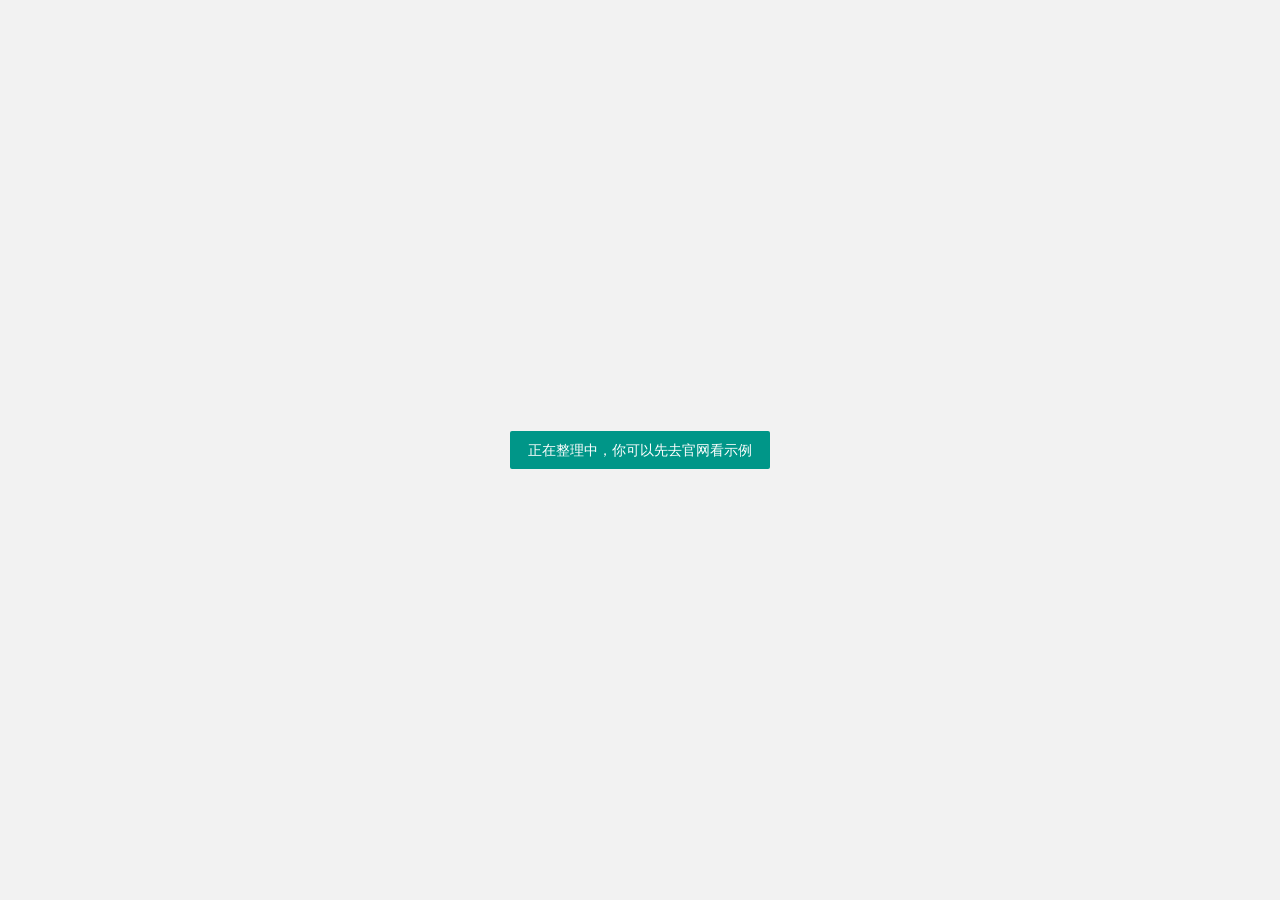
<file: cdn/layui_pro/views/component/laypage/index.html>
<!DOCTYPE html>
<html>
<head>
  <meta charset="utf-8">
  <title>通用分页组件</title>
  <meta name="renderer" content="webkit">
  <meta http-equiv="X-UA-Compatible" content="IE=edge,chrome=1">
  <meta name="viewport" content="width=device-width, initial-scale=1.0, minimum-scale=1.0, maximum-scale=1.0, user-scalable=0">
  <link rel="stylesheet" href="../../../layuiadmin/layui/css/layui.css" media="all">
  <link rel="stylesheet" href="../../../layuiadmin/style/admin.css" media="all">
</head>
<body>


<div class="layui-card layadmin-header">
  <div class="layui-breadcrumb" lay-filter="breadcrumb">
    <a lay-href="">主页</a>
    <a><cite>组件</cite></a>
    <a><cite>分页</cite></a>
  </div>
</div>

<style>
/* 这段样式只是用于演示 */
.layadmin-trailer{position: absolute; left: 0; top: 0; height: 100%; width: 100%; padding: 15px; display: flex; justify-content: center; flex-direction: column; text-align: center; box-sizing: border-box; font-size: 20px; font-weight: 300; color: #ccc;}
</style>

<div class="layadmin-trailer">
  <div style="width: 280px; margin: 0 auto;">
    <a href="http://www.layui.com/demo/laypage.html" target="_blank" class="layui-btn">
      正在整理中，你可以先去官网看示例
    </a>
  </a>
</div>
  
  <script src="../../../layuiadmin/layui/layui.js"></script>  
  <script>
  layui.config({
    base: '../../../layuiadmin/' //静态资源所在路径
  }).extend({
    index: 'lib/index' //主入口模块
  }).use(['index']);
  </script>
</body>
</file>
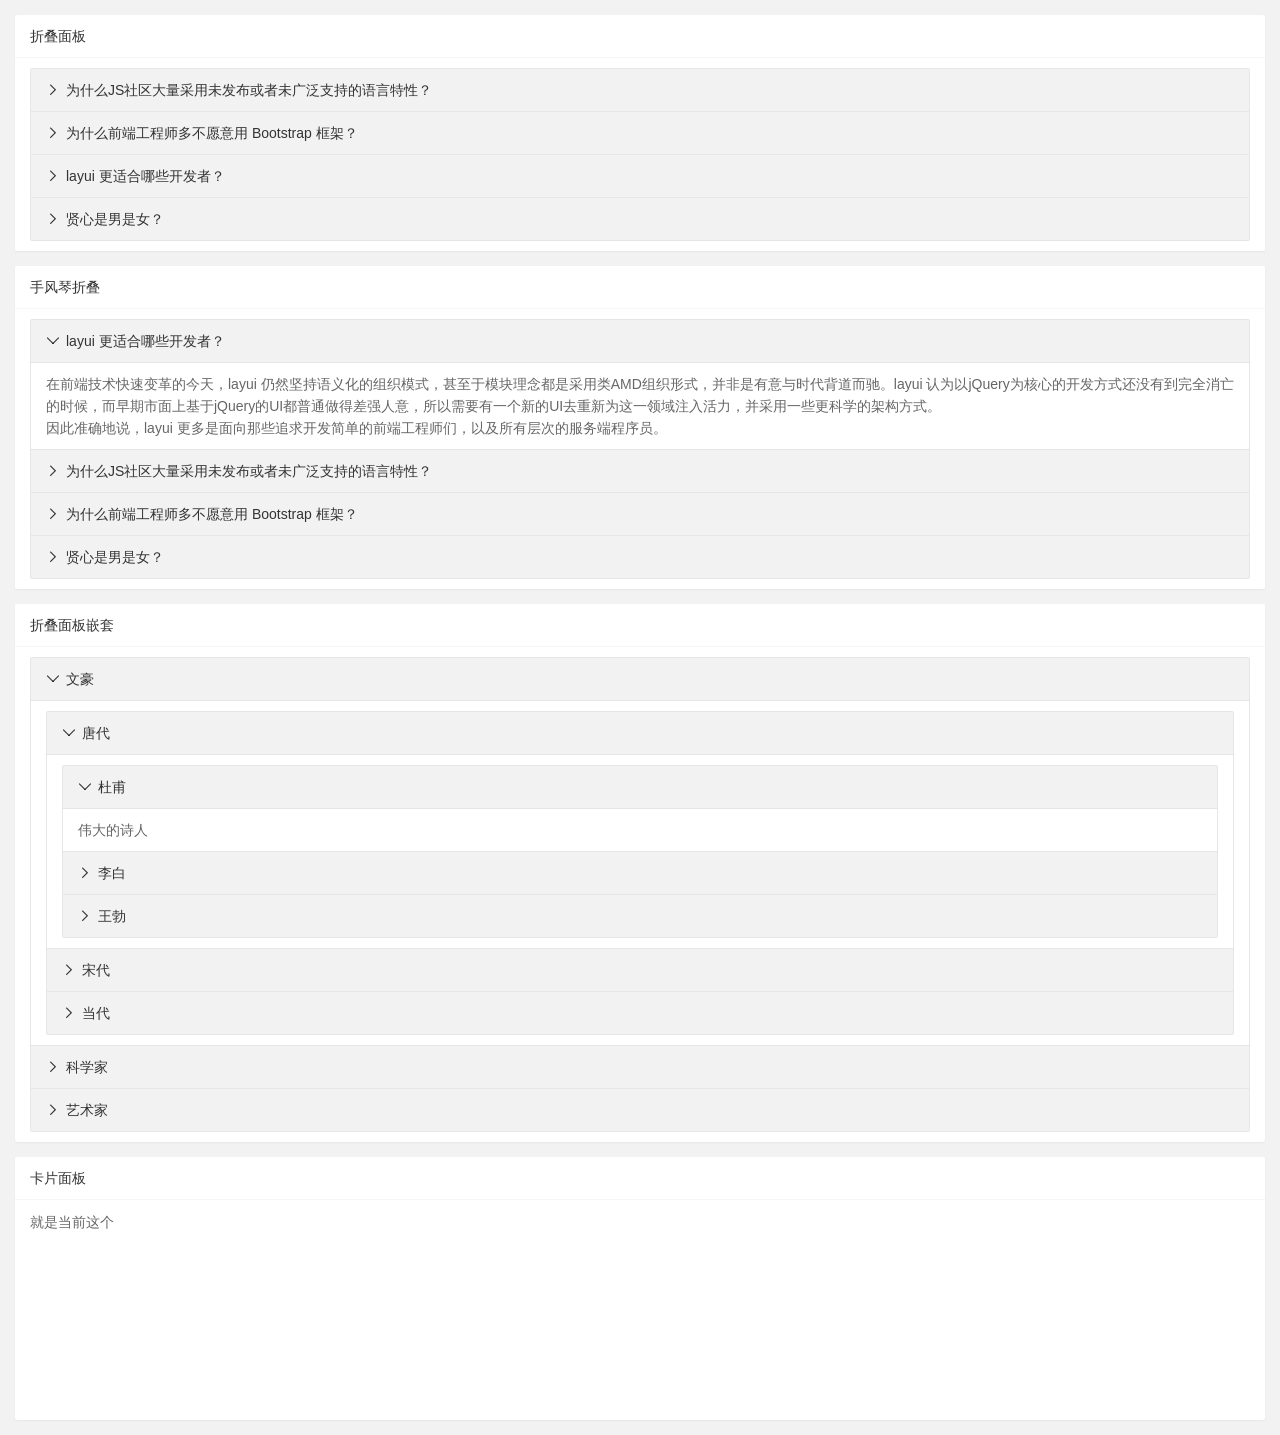
<file: cdn/layui_pro/views/component/panel/index.html>
<!DOCTYPE html>
<html>
<head>
  <meta charset="utf-8">
  <title>面板</title>
  <meta name="renderer" content="webkit">
  <meta http-equiv="X-UA-Compatible" content="IE=edge,chrome=1">
  <meta name="viewport" content="width=device-width, initial-scale=1.0, minimum-scale=1.0, maximum-scale=1.0, user-scalable=0">
  <link rel="stylesheet" href="../../../layuiadmin/layui/css/layui.css" media="all">
  <link rel="stylesheet" href="../../../layuiadmin/style/admin.css" media="all">
</head>
<body>


  <div class="layui-fluid">
    <div class="layui-row layui-col-space15">
      <div class="layui-col-md12">
        <div class="layui-card">
          <div class="layui-card-header">折叠面板</div>
          <div class="layui-card-body">
            <div class="layui-collapse" lay-filter="component-panel">
              <div class="layui-colla-item">
                <h2 class="layui-colla-title">为什么JS社区大量采用未发布或者未广泛支持的语言特性？</h2>
                <div class="layui-colla-content">
                  <p>有不少其他答案说是因为JS太差。我下面的答案已经说了，这不是根本性的原因。但除此之外，我还要纠正一些对JS具体问题的误解。JS当初是被作为脚本语言设计的，所以某些问题并不是JS设计得差或者是JS设计者的失误。比如var的作用域问题，并不是“错误”，而是当时绝大部分脚本语言都是这样的，如perl/php/sh等。模块的问题也是，脚本语言几乎都没有模块/命名空间功能。弱类型、for-in之类的问题也是，只不过现在用那些老的脚本语言的人比较少，所以很多人都误以为是JS才有的坑。另外有人说JS是半残语言，满足不了开发需求，1999年就该死。半残这个嘛，就夸张了。JS虽然有很多问题，但是设计总体还是优秀的。——来自知乎@贺师俊</p>
                </div>
              </div>
              <div class="layui-colla-item">
                <h2 class="layui-colla-title">为什么前端工程师多不愿意用 Bootstrap 框架？</h2>
                <div class="layui-colla-content">
                  <p>因为不适合。如果希望开发长期的项目或者制作产品类网站，那么就需要实现特定的设计，为了在维护项目中可以方便地按设计师要求快速修改样式，肯定会逐步编写出各种业务组件、工具类，相当于为项目自行开发一套框架。——来自知乎@Kayo</p>
                </div>
              </div>
              <div class="layui-colla-item">
                <h2 class="layui-colla-title">layui 更适合哪些开发者？</h2>
                <div class="layui-colla-content">
                  <p>在前端技术快速变革的今天，layui 仍然坚持语义化的组织模式，甚至于模块理念都是采用类AMD组织形式，并非是有意与时代背道而驰。layui 认为以jQuery为核心的开发方式还没有到完全消亡的时候，而早期市面上基于jQuery的UI都普通做得差强人意，所以需要有一个新的UI去重新为这一领域注入活力，并采用一些更科学的架构方式。
                  <br><br>
                  因此准确地说，layui 更多是面向那些追求开发简单的前端工程师们，以及所有层次的服务端程序员。</p>
                </div>
              </div>
              <div class="layui-colla-item">
                <h2 class="layui-colla-title">贤心是男是女？</h2>
                <div class="layui-colla-content">
                  <p>man！ 所以这个问题不要再出现了。。。</p>
                </div>
              </div>
            </div>
          </div>
        </div>
        <div class="layui-card">
        
          <div class="layui-card-header">手风琴折叠</div>
          <div class="layui-card-body">
            <div class="layui-collapse" lay-accordion="">
              <div class="layui-colla-item">
                <h2 class="layui-colla-title">layui 更适合哪些开发者？</h2>
                <div class="layui-colla-content layui-show">
                  <p>在前端技术快速变革的今天，layui 仍然坚持语义化的组织模式，甚至于模块理念都是采用类AMD组织形式，并非是有意与时代背道而驰。layui 认为以jQuery为核心的开发方式还没有到完全消亡的时候，而早期市面上基于jQuery的UI都普通做得差强人意，所以需要有一个新的UI去重新为这一领域注入活力，并采用一些更科学的架构方式。
                  <br>
                  因此准确地说，layui 更多是面向那些追求开发简单的前端工程师们，以及所有层次的服务端程序员。</p>
                </div>
              </div>
              <div class="layui-colla-item">
                <h2 class="layui-colla-title">为什么JS社区大量采用未发布或者未广泛支持的语言特性？</h2>
                <div class="layui-colla-content">
                  <p>有不少其他答案说是因为JS太差。我下面的答案已经说了，这不是根本性的原因。但除此之外，我还要纠正一些对JS具体问题的误解。JS当初是被作为脚本语言设计的，所以某些问题并不是JS设计得差或者是JS设计者的失误。比如var的作用域问题，并不是“错误”，而是当时绝大部分脚本语言都是这样的，如perl/php/sh等。模块的问题也是，脚本语言几乎都没有模块/命名空间功能。弱类型、for-in之类的问题也是，只不过现在用那些老的脚本语言的人比较少，所以很多人都误以为是JS才有的坑。另外有人说JS是半残语言，满足不了开发需求，1999年就该死。半残这个嘛，就夸张了。JS虽然有很多问题，但是设计总体还是优秀的。——来自知乎@贺师俊</p>
                </div>
              </div>
              <div class="layui-colla-item">
                <h2 class="layui-colla-title">为什么前端工程师多不愿意用 Bootstrap 框架？</h2>
                <div class="layui-colla-content">
                  <p>因为不适合。如果希望开发长期的项目或者制作产品类网站，那么就需要实现特定的设计，为了在维护项目中可以方便地按设计师要求快速修改样式，肯定会逐步编写出各种业务组件、工具类，相当于为项目自行开发一套框架。——来自知乎@Kayo</p>
                </div>
              </div>
              <div class="layui-colla-item">
                <h2 class="layui-colla-title">贤心是男是女？</h2>
                <div class="layui-colla-content">
                  <p>man！ 所以这个问题不要再出现了。。。</p>
                </div>
              </div>
            </div>
          </div>
        </div>
      </div>
      <div class="layui-col-md12">
        <div class="layui-card">
          <div class="layui-card-header">折叠面板嵌套</div>
          <div class="layui-card-body">
            <div class="layui-collapse" lay-accordion="">
              <div class="layui-colla-item">
                <h2 class="layui-colla-title">文豪</h2>
                <div class="layui-colla-content layui-show">
                
                  <div class="layui-collapse" lay-accordion="">
                    <div class="layui-colla-item">
                      <h2 class="layui-colla-title">唐代</h2>
                      <div class="layui-colla-content layui-show">
                        
                        <div class="layui-collapse" lay-accordion="">
                          <div class="layui-colla-item">
                            <h2 class="layui-colla-title">杜甫</h2>
                            <div class="layui-colla-content layui-show">
                              伟大的诗人
                            </div>
                          </div>
                          <div class="layui-colla-item">
                            <h2 class="layui-colla-title">李白</h2>
                            <div class="layui-colla-content">
                              <p>据说是韩国人</p>
                            </div>
                          </div>
                          <div class="layui-colla-item">
                            <h2 class="layui-colla-title">王勃</h2>
                            <div class="layui-colla-content">
                              <p>千古绝唱《滕王阁序》</p>
                            </div>
                          </div>
                        </div>
                        
                      </div>
                    </div>
                    <div class="layui-colla-item">
                      <h2 class="layui-colla-title">宋代</h2>
                      <div class="layui-colla-content">
                        <p>比如苏轼、李清照</p>
                      </div>
                    </div>
                    <div class="layui-colla-item">
                      <h2 class="layui-colla-title">当代</h2>
                      <div class="layui-colla-content">
                        <p>比如贤心</p>
                      </div>
                    </div>
                  </div>
                </div>
              </div>
              <div class="layui-colla-item">
                <h2 class="layui-colla-title">科学家</h2>
                <div class="layui-colla-content">
                  <p>伟大的科学家</p>
                </div>
              </div>
              <div class="layui-colla-item">
                <h2 class="layui-colla-title">艺术家</h2>
                <div class="layui-colla-content">
                  <p>浑身散发着艺术细胞</p>
                </div>
              </div>
            </div>
          </div>
        </div>
      </div>
      <div class="layui-col-md12">
        <div class="layui-card">
          <div class="layui-card-header">卡片面板</div>
          <div class="layui-card-body" style="height: 200px;">
            就是当前这个
          </div>
        </div>
      </div>
    </div>
  </div>

  <script src="../../../layuiadmin/layui/layui.js"></script>  
  <script>
  layui.config({
    base: '../../../layuiadmin/' //静态资源所在路径
  }).extend({
    index: 'lib/index' //主入口模块
  }).use(['index'], function(){
    var $ = layui.$
    ,admin = layui.admin
    ,element = layui.element
    ,router = layui.router();

    element.render('collapse');
    
    //监听折叠
    element.on('collapse(component-panel)', function(data){
      layer.msg('展开状态：'+ data.show);
    });
  });
  </script>
</body>
</html>
</file>
<file: cdn/layui_pro/layuiadmin/layui/css/layui.css>
/** layui-v2.3.0 MIT License By https://www.layui.com */
 .layui-inline,img{display:inline-block;vertical-align:middle}.layui-rate,li{list-style:none}h1,h2,h3,h4,h5,h6{font-weight:400}.layui-edge,.layui-header,.layui-inline,.layui-main{position:relative}.layui-btn,.layui-edge,.layui-inline,img{vertical-align:middle}.layui-btn,.layui-disabled,.layui-icon,.layui-unselect{-webkit-user-select:none;-ms-user-select:none;-moz-user-select:none}blockquote,body,button,dd,div,dl,dt,form,h1,h2,h3,h4,h5,h6,input,li,ol,p,pre,td,textarea,th,ul{margin:0;padding:0;-webkit-tap-highlight-color:rgba(0,0,0,0)}a:active,a:hover{outline:0}img{border:none}table{border-collapse:collapse;border-spacing:0}h4,h5,h6{font-size:100%}button,input,optgroup,option,select,textarea{font-family:inherit;font-size:inherit;font-style:inherit;font-weight:inherit;outline:0}pre{white-space:pre-wrap;white-space:-moz-pre-wrap;white-space:-pre-wrap;white-space:-o-pre-wrap;word-wrap:break-word}body{line-height:24px;font:14px Helvetica Neue,Helvetica,PingFang SC,\5FAE\8F6F\96C5\9ED1,Tahoma,Arial,sans-serif}hr{height:1px;margin:10px 0;border:0;clear:both}a{color:#333;text-decoration:none}a:hover{color:#777}a cite{font-style:normal;*cursor:pointer}.layui-border-box,.layui-border-box *{box-sizing:border-box}.layui-box,.layui-box *{box-sizing:content-box}.layui-clear{clear:both;*zoom:1}.layui-clear:after{content:'\20';clear:both;*zoom:1;display:block;height:0}.layui-inline{*display:inline;*zoom:1}.layui-edge{display:inline-block;width:0;height:0;border-width:6px;border-style:dashed;border-color:transparent;overflow:hidden}.layui-edge-top{top:-4px;border-bottom-color:#999;border-bottom-style:solid}.layui-edge-right{border-left-color:#999;border-left-style:solid}.layui-edge-bottom{top:2px;border-top-color:#999;border-top-style:solid}.layui-edge-left{border-right-color:#999;border-right-style:solid}.layui-elip{text-overflow:ellipsis;overflow:hidden;white-space:nowrap}.layui-disabled,.layui-disabled:hover{color:#d2d2d2!important;cursor:not-allowed!important}.layui-circle{border-radius:100%}.layui-show{display:block!important}.layui-hide{display:none!important}@font-face{font-family:layui-icon;src:url(../font/iconfont.eot?v=230);src:url(../font/iconfont.eot?v=230#iefix) format('embedded-opentype'),url(../font/iconfont.svg?v=230#iconfont) format('svg'),url(../font/iconfont.woff?v=230) format('woff'),url(../font/iconfont.ttf?v=230) format('truetype')}.layui-icon{font-family:layui-icon!important;font-size:16px;font-style:normal;-webkit-font-smoothing:antialiased;-moz-osx-font-smoothing:grayscale}.layui-icon-reply-fill:before{content:"\e611"}.layui-icon-set-fill:before{content:"\e614"}.layui-icon-menu-fill:before{content:"\e60f"}.layui-icon-search:before{content:"\e615"}.layui-icon-share:before{content:"\e641"}.layui-icon-set-sm:before{content:"\e620"}.layui-icon-engine:before{content:"\e628"}.layui-icon-close:before{content:"\1006"}.layui-icon-close-fill:before{content:"\1007"}.layui-icon-chart-screen:before{content:"\e629"}.layui-icon-star:before{content:"\e600"}.layui-icon-circle-dot:before{content:"\e617"}.layui-icon-chat:before{content:"\e606"}.layui-icon-release:before{content:"\e609"}.layui-icon-list:before{content:"\e60a"}.layui-icon-chart:before{content:"\e62c"}.layui-icon-ok-circle:before{content:"\1005"}.layui-icon-layim-theme:before{content:"\e61b"}.layui-icon-table:before{content:"\e62d"}.layui-icon-right:before{content:"\e602"}.layui-icon-left:before{content:"\e603"}.layui-icon-cart-simple:before{content:"\e698"}.layui-icon-face-cry:before{content:"\e69c"}.layui-icon-face-smile:before{content:"\e6af"}.layui-icon-survey:before{content:"\e6b2"}.layui-icon-tree:before{content:"\e62e"}.layui-icon-upload-circle:before{content:"\e62f"}.layui-icon-add-circle:before{content:"\e61f"}.layui-icon-download-circle:before{content:"\e601"}.layui-icon-templeate-1:before{content:"\e630"}.layui-icon-util:before{content:"\e631"}.layui-icon-face-surprised:before{content:"\e664"}.layui-icon-edit:before{content:"\e642"}.layui-icon-speaker:before{content:"\e645"}.layui-icon-down:before{content:"\e61a"}.layui-icon-file:before{content:"\e621"}.layui-icon-layouts:before{content:"\e632"}.layui-icon-rate-half:before{content:"\e6c9"}.layui-icon-add-circle-fine:before{content:"\e608"}.layui-icon-prev-circle:before{content:"\e633"}.layui-icon-read:before{content:"\e705"}.layui-icon-404:before{content:"\e61c"}.layui-icon-carousel:before{content:"\e634"}.layui-icon-help:before{content:"\e607"}.layui-icon-code-circle:before{content:"\e635"}.layui-icon-water:before{content:"\e636"}.layui-icon-username:before{content:"\e66f"}.layui-icon-find-fill:before{content:"\e670"}.layui-icon-about:before{content:"\e60b"}.layui-icon-location:before{content:"\e715"}.layui-icon-up:before{content:"\e619"}.layui-icon-pause:before{content:"\e651"}.layui-icon-date:before{content:"\e637"}.layui-icon-layim-uploadfile:before{content:"\e61d"}.layui-icon-delete:before{content:"\e640"}.layui-icon-play:before{content:"\e652"}.layui-icon-top:before{content:"\e604"}.layui-icon-friends:before{content:"\e612"}.layui-icon-refresh-3:before{content:"\e9aa"}.layui-icon-ok:before{content:"\e605"}.layui-icon-layer:before{content:"\e638"}.layui-icon-face-smile-fine:before{content:"\e60c"}.layui-icon-dollar:before{content:"\e659"}.layui-icon-group:before{content:"\e613"}.layui-icon-layim-download:before{content:"\e61e"}.layui-icon-picture-fine:before{content:"\e60d"}.layui-icon-link:before{content:"\e64c"}.layui-icon-diamond:before{content:"\e735"}.layui-icon-log:before{content:"\e60e"}.layui-icon-rate-solid:before{content:"\e67a"}.layui-icon-fonts-del:before{content:"\e64f"}.layui-icon-unlink:before{content:"\e64d"}.layui-icon-fonts-clear:before{content:"\e639"}.layui-icon-triangle-r:before{content:"\e623"}.layui-icon-circle:before{content:"\e63f"}.layui-icon-radio:before{content:"\e643"}.layui-icon-align-center:before{content:"\e647"}.layui-icon-align-right:before{content:"\e648"}.layui-icon-align-left:before{content:"\e649"}.layui-icon-loading-1:before{content:"\e63e"}.layui-icon-return:before{content:"\e65c"}.layui-icon-fonts-strong:before{content:"\e62b"}.layui-icon-upload:before{content:"\e67c"}.layui-icon-dialogue:before{content:"\e63a"}.layui-icon-video:before{content:"\e6ed"}.layui-icon-headset:before{content:"\e6fc"}.layui-icon-cellphone-fine:before{content:"\e63b"}.layui-icon-add-1:before{content:"\e654"}.layui-icon-face-smile-b:before{content:"\e650"}.layui-icon-fonts-html:before{content:"\e64b"}.layui-icon-form:before{content:"\e63c"}.layui-icon-cart:before{content:"\e657"}.layui-icon-camera-fill:before{content:"\e65d"}.layui-icon-tabs:before{content:"\e62a"}.layui-icon-fonts-code:before{content:"\e64e"}.layui-icon-fire:before{content:"\e756"}.layui-icon-set:before{content:"\e716"}.layui-icon-fonts-u:before{content:"\e646"}.layui-icon-triangle-d:before{content:"\e625"}.layui-icon-tips:before{content:"\e702"}.layui-icon-picture:before{content:"\e64a"}.layui-icon-more-vertical:before{content:"\e671"}.layui-icon-flag:before{content:"\e66c"}.layui-icon-loading:before{content:"\e63d"}.layui-icon-fonts-i:before{content:"\e644"}.layui-icon-refresh-1:before{content:"\e666"}.layui-icon-rmb:before{content:"\e65e"}.layui-icon-home:before{content:"\e68e"}.layui-icon-user:before{content:"\e770"}.layui-icon-notice:before{content:"\e667"}.layui-icon-login-weibo:before{content:"\e675"}.layui-icon-voice:before{content:"\e688"}.layui-icon-upload-drag:before{content:"\e681"}.layui-icon-login-qq:before{content:"\e676"}.layui-icon-snowflake:before{content:"\e6b1"}.layui-icon-file-b:before{content:"\e655"}.layui-icon-template:before{content:"\e663"}.layui-icon-auz:before{content:"\e672"}.layui-icon-console:before{content:"\e665"}.layui-icon-app:before{content:"\e653"}.layui-icon-prev:before{content:"\e65a"}.layui-icon-website:before{content:"\e7ae"}.layui-icon-next:before{content:"\e65b"}.layui-icon-component:before{content:"\e857"}.layui-icon-more:before{content:"\e65f"}.layui-icon-login-wechat:before{content:"\e677"}.layui-icon-shrink-right:before{content:"\e668"}.layui-icon-spread-left:before{content:"\e66b"}.layui-icon-camera:before{content:"\e660"}.layui-icon-note:before{content:"\e66e"}.layui-icon-refresh:before{content:"\e669"}.layui-icon-female:before{content:"\e661"}.layui-icon-male:before{content:"\e662"}.layui-icon-password:before{content:"\e673"}.layui-icon-senior:before{content:"\e674"}.layui-icon-theme:before{content:"\e66a"}.layui-icon-tread:before{content:"\e6c5"}.layui-icon-praise:before{content:"\e6c6"}.layui-icon-star-fill:before{content:"\e658"}.layui-icon-rate:before{content:"\e67b"}.layui-icon-template-1:before{content:"\e656"}.layui-icon-vercode:before{content:"\e679"}.layui-icon-cellphone:before{content:"\e678"}.layui-icon-screen-full:before{content:"\e622"}.layui-icon-screen-restore:before{content:"\e758"}.layui-main{width:1140px;margin:0 auto}.layui-header{z-index:1000;height:60px}.layui-header a:hover{transition:all .5s;-webkit-transition:all .5s}.layui-side{position:fixed;left:0;top:0;bottom:0;z-index:999;width:200px;overflow-x:hidden}.layui-side-scroll{position:relative;width:220px;height:100%;overflow-x:hidden}.layui-body{position:absolute;left:200px;right:0;top:0;bottom:0;z-index:998;width:auto;overflow:hidden;overflow-y:auto;box-sizing:border-box}.layui-layout-body{overflow:hidden}.layui-layout-admin .layui-header{background-color:#23262E}.layui-layout-admin .layui-side{top:60px;width:200px;overflow-x:hidden}.layui-layout-admin .layui-body{top:60px;bottom:44px}.layui-layout-admin .layui-main{width:auto;margin:0 15px}.layui-layout-admin .layui-footer{position:fixed;left:200px;right:0;bottom:0;height:44px;line-height:44px;padding:0 15px;background-color:#eee}.layui-layout-admin .layui-logo{position:absolute;left:0;top:0;width:200px;height:100%;line-height:60px;text-align:center;color:#009688;font-size:16px}.layui-layout-admin .layui-header .layui-nav{background:0 0}.layui-layout-left{position:absolute!important;left:200px;top:0}.layui-layout-right{position:absolute!important;right:0;top:0}.layui-container{position:relative;margin:0 auto;padding:0 15px;box-sizing:border-box}.layui-fluid{position:relative;margin:0 auto;padding:0 15px}.layui-row:after,.layui-row:before{content:'';display:block;clear:both}.layui-col-lg1,.layui-col-lg10,.layui-col-lg11,.layui-col-lg12,.layui-col-lg2,.layui-col-lg3,.layui-col-lg4,.layui-col-lg5,.layui-col-lg6,.layui-col-lg7,.layui-col-lg8,.layui-col-lg9,.layui-col-md1,.layui-col-md10,.layui-col-md11,.layui-col-md12,.layui-col-md2,.layui-col-md3,.layui-col-md4,.layui-col-md5,.layui-col-md6,.layui-col-md7,.layui-col-md8,.layui-col-md9,.layui-col-sm1,.layui-col-sm10,.layui-col-sm11,.layui-col-sm12,.layui-col-sm2,.layui-col-sm3,.layui-col-sm4,.layui-col-sm5,.layui-col-sm6,.layui-col-sm7,.layui-col-sm8,.layui-col-sm9,.layui-col-xs1,.layui-col-xs10,.layui-col-xs11,.layui-col-xs12,.layui-col-xs2,.layui-col-xs3,.layui-col-xs4,.layui-col-xs5,.layui-col-xs6,.layui-col-xs7,.layui-col-xs8,.layui-col-xs9{position:relative;display:block;box-sizing:border-box}.layui-col-xs1,.layui-col-xs10,.layui-col-xs11,.layui-col-xs12,.layui-col-xs2,.layui-col-xs3,.layui-col-xs4,.layui-col-xs5,.layui-col-xs6,.layui-col-xs7,.layui-col-xs8,.layui-col-xs9{float:left}.layui-col-xs1{width:8.33333333%}.layui-col-xs2{width:16.66666667%}.layui-col-xs3{width:25%}.layui-col-xs4{width:33.33333333%}.layui-col-xs5{width:41.66666667%}.layui-col-xs6{width:50%}.layui-col-xs7{width:58.33333333%}.layui-col-xs8{width:66.66666667%}.layui-col-xs9{width:75%}.layui-col-xs10{width:83.33333333%}.layui-col-xs11{width:91.66666667%}.layui-col-xs12{width:100%}.layui-col-xs-offset1{margin-left:8.33333333%}.layui-col-xs-offset2{margin-left:16.66666667%}.layui-col-xs-offset3{margin-left:25%}.layui-col-xs-offset4{margin-left:33.33333333%}.layui-col-xs-offset5{margin-left:41.66666667%}.layui-col-xs-offset6{margin-left:50%}.layui-col-xs-offset7{margin-left:58.33333333%}.layui-col-xs-offset8{margin-left:66.66666667%}.layui-col-xs-offset9{margin-left:75%}.layui-col-xs-offset10{margin-left:83.33333333%}.layui-col-xs-offset11{margin-left:91.66666667%}.layui-col-xs-offset12{margin-left:100%}@media screen and (max-width:768px){.layui-hide-xs{display:none!important}.layui-show-xs-block{display:block!important}.layui-show-xs-inline{display:inline!important}.layui-show-xs-inline-block{display:inline-block!important}}@media screen and (min-width:768px){.layui-container{width:750px}.layui-hide-sm{display:none!important}.layui-show-sm-block{display:block!important}.layui-show-sm-inline{display:inline!important}.layui-show-sm-inline-block{display:inline-block!important}.layui-col-sm1,.layui-col-sm10,.layui-col-sm11,.layui-col-sm12,.layui-col-sm2,.layui-col-sm3,.layui-col-sm4,.layui-col-sm5,.layui-col-sm6,.layui-col-sm7,.layui-col-sm8,.layui-col-sm9{float:left}.layui-col-sm1{width:8.33333333%}.layui-col-sm2{width:16.66666667%}.layui-col-sm3{width:25%}.layui-col-sm4{width:33.33333333%}.layui-col-sm5{width:41.66666667%}.layui-col-sm6{width:50%}.layui-col-sm7{width:58.33333333%}.layui-col-sm8{width:66.66666667%}.layui-col-sm9{width:75%}.layui-col-sm10{width:83.33333333%}.layui-col-sm11{width:91.66666667%}.layui-col-sm12{width:100%}.layui-col-sm-offset1{margin-left:8.33333333%}.layui-col-sm-offset2{margin-left:16.66666667%}.layui-col-sm-offset3{margin-left:25%}.layui-col-sm-offset4{margin-left:33.33333333%}.layui-col-sm-offset5{margin-left:41.66666667%}.layui-col-sm-offset6{margin-left:50%}.layui-col-sm-offset7{margin-left:58.33333333%}.layui-col-sm-offset8{margin-left:66.66666667%}.layui-col-sm-offset9{margin-left:75%}.layui-col-sm-offset10{margin-left:83.33333333%}.layui-col-sm-offset11{margin-left:91.66666667%}.layui-col-sm-offset12{margin-left:100%}}@media screen and (min-width:992px){.layui-container{width:970px}.layui-hide-md{display:none!important}.layui-show-md-block{display:block!important}.layui-show-md-inline{display:inline!important}.layui-show-md-inline-block{display:inline-block!important}.layui-col-md1,.layui-col-md10,.layui-col-md11,.layui-col-md12,.layui-col-md2,.layui-col-md3,.layui-col-md4,.layui-col-md5,.layui-col-md6,.layui-col-md7,.layui-col-md8,.layui-col-md9{float:left}.layui-col-md1{width:8.33333333%}.layui-col-md2{width:16.66666667%}.layui-col-md3{width:25%}.layui-col-md4{width:33.33333333%}.layui-col-md5{width:41.66666667%}.layui-col-md6{width:50%}.layui-col-md7{width:58.33333333%}.layui-col-md8{width:66.66666667%}.layui-col-md9{width:75%}.layui-col-md10{width:83.33333333%}.layui-col-md11{width:91.66666667%}.layui-col-md12{width:100%}.layui-col-md-offset1{margin-left:8.33333333%}.layui-col-md-offset2{margin-left:16.66666667%}.layui-col-md-offset3{margin-left:25%}.layui-col-md-offset4{margin-left:33.33333333%}.layui-col-md-offset5{margin-left:41.66666667%}.layui-col-md-offset6{margin-left:50%}.layui-col-md-offset7{margin-left:58.33333333%}.layui-col-md-offset8{margin-left:66.66666667%}.layui-col-md-offset9{margin-left:75%}.layui-col-md-offset10{margin-left:83.33333333%}.layui-col-md-offset11{margin-left:91.66666667%}.layui-col-md-offset12{margin-left:100%}}@media screen and (min-width:1200px){.layui-container{width:1170px}.layui-hide-lg{display:none!important}.layui-show-lg-block{display:block!important}.layui-show-lg-inline{display:inline!important}.layui-show-lg-inline-block{display:inline-block!important}.layui-col-lg1,.layui-col-lg10,.layui-col-lg11,.layui-col-lg12,.layui-col-lg2,.layui-col-lg3,.layui-col-lg4,.layui-col-lg5,.layui-col-lg6,.layui-col-lg7,.layui-col-lg8,.layui-col-lg9{float:left}.layui-col-lg1{width:8.33333333%}.layui-col-lg2{width:16.66666667%}.layui-col-lg3{width:25%}.layui-col-lg4{width:33.33333333%}.layui-col-lg5{width:41.66666667%}.layui-col-lg6{width:50%}.layui-col-lg7{width:58.33333333%}.layui-col-lg8{width:66.66666667%}.layui-col-lg9{width:75%}.layui-col-lg10{width:83.33333333%}.layui-col-lg11{width:91.66666667%}.layui-col-lg12{width:100%}.layui-col-lg-offset1{margin-left:8.33333333%}.layui-col-lg-offset2{margin-left:16.66666667%}.layui-col-lg-offset3{margin-left:25%}.layui-col-lg-offset4{margin-left:33.33333333%}.layui-col-lg-offset5{margin-left:41.66666667%}.layui-col-lg-offset6{margin-left:50%}.layui-col-lg-offset7{margin-left:58.33333333%}.layui-col-lg-offset8{margin-left:66.66666667%}.layui-col-lg-offset9{margin-left:75%}.layui-col-lg-offset10{margin-left:83.33333333%}.layui-col-lg-offset11{margin-left:91.66666667%}.layui-col-lg-offset12{margin-left:100%}}.layui-col-space1{margin:-.5px}.layui-col-space1>*{padding:.5px}.layui-col-space3{margin:-1.5px}.layui-col-space3>*{padding:1.5px}.layui-col-space5{margin:-2.5px}.layui-col-space5>*{padding:2.5px}.layui-col-space8{margin:-3.5px}.layui-col-space8>*{padding:3.5px}.layui-col-space10{margin:-5px}.layui-col-space10>*{padding:5px}.layui-col-space12{margin:-6px}.layui-col-space12>*{padding:6px}.layui-col-space15{margin:-7.5px}.layui-col-space15>*{padding:7.5px}.layui-col-space18{margin:-9px}.layui-col-space18>*{padding:9px}.layui-col-space20{margin:-10px}.layui-col-space20>*{padding:10px}.layui-col-space22{margin:-11px}.layui-col-space22>*{padding:11px}.layui-col-space25{margin:-12.5px}.layui-col-space25>*{padding:12.5px}.layui-col-space30{margin:-15px}.layui-col-space30>*{padding:15px}.layui-btn,.layui-input,.layui-select,.layui-textarea,.layui-upload-button{outline:0;-webkit-appearance:none;transition:all .3s;-webkit-transition:all .3s;box-sizing:border-box}.layui-elem-quote{margin-bottom:10px;padding:15px;line-height:22px;border-left:5px solid #009688;border-radius:0 2px 2px 0;background-color:#f2f2f2}.layui-quote-nm{border-style:solid;border-width:1px 1px 1px 5px;background:0 0}.layui-elem-field{margin-bottom:10px;padding:0;border-width:1px;border-style:solid}.layui-elem-field legend{margin-left:20px;padding:0 10px;font-size:20px;font-weight:300}.layui-field-title{margin:10px 0 20px;border-width:1px 0 0}.layui-field-box{padding:10px 15px}.layui-field-title .layui-field-box{padding:10px 0}.layui-progress{position:relative;height:6px;border-radius:20px;background-color:#e2e2e2}.layui-progress-bar{position:absolute;left:0;top:0;width:0;max-width:100%;height:6px;border-radius:20px;text-align:right;background-color:#5FB878;transition:all .3s;-webkit-transition:all .3s}.layui-progress-big,.layui-progress-big .layui-progress-bar{height:18px;line-height:18px}.layui-progress-text{position:relative;top:-20px;line-height:18px;font-size:12px;color:#666}.layui-progress-big .layui-progress-text{position:static;padding:0 10px;color:#fff}.layui-collapse{border-width:1px;border-style:solid;border-radius:2px}.layui-colla-content,.layui-colla-item{border-top-width:1px;border-top-style:solid}.layui-colla-item:first-child{border-top:none}.layui-colla-title{position:relative;height:42px;line-height:42px;padding:0 15px 0 35px;color:#333;background-color:#f2f2f2;cursor:pointer;font-size:14px;overflow:hidden}.layui-colla-content{display:none;padding:10px 15px;line-height:22px;color:#666}.layui-colla-icon{position:absolute;left:15px;top:0;font-size:14px}.layui-card-body,.layui-card-header,.layui-form-label,.layui-form-mid,.layui-form-select,.layui-input-block,.layui-input-inline,.layui-textarea{position:relative}.layui-card{margin-bottom:15px;border-radius:2px;background-color:#fff;box-shadow:0 1px 2px 0 rgba(0,0,0,.05)}.layui-card:last-child{margin-bottom:0}.layui-card-header{height:42px;line-height:42px;padding:0 15px;border-bottom:1px solid #f6f6f6;color:#333;border-radius:2px 2px 0 0;font-size:14px}.layui-bg-black,.layui-bg-blue,.layui-bg-cyan,.layui-bg-green,.layui-bg-orange,.layui-bg-red{color:#fff!important}.layui-card-body{padding:10px 15px;line-height:24px}.layui-card-body[pad15]{padding:15px}.layui-card-body[pad20]{padding:20px}.layui-card-body .layui-table{margin:5px 0}.layui-card .layui-tab{margin:0}.layui-panel-window{position:relative;padding:15px;border-radius:0;border-top:5px solid #E6E6E6;background-color:#fff}.layui-bg-red{background-color:#FF5722!important}.layui-bg-orange{background-color:#FFB800!important}.layui-bg-green{background-color:#009688!important}.layui-bg-cyan{background-color:#2F4056!important}.layui-bg-blue{background-color:#1E9FFF!important}.layui-bg-black{background-color:#393D49!important}.layui-bg-gray{background-color:#eee!important;color:#666!important}.layui-badge-rim,.layui-colla-content,.layui-colla-item,.layui-collapse,.layui-elem-field,.layui-form-pane .layui-form-item[pane],.layui-form-pane .layui-form-label,.layui-input,.layui-layedit,.layui-layedit-tool,.layui-quote-nm,.layui-select,.layui-tab-bar,.layui-tab-card,.layui-tab-title,.layui-tab-title .layui-this:after,.layui-textarea{border-color:#e6e6e6}.layui-timeline-item:before,hr{background-color:#e6e6e6}.layui-text{line-height:22px;font-size:14px;color:#666}.layui-text h1,.layui-text h2,.layui-text h3{font-weight:500;color:#333}.layui-text h1{font-size:30px}.layui-text h2{font-size:24px}.layui-text h3{font-size:18px}.layui-text a:not(.layui-btn){color:#01AAED}.layui-text a:not(.layui-btn):hover{text-decoration:underline}.layui-text ul{padding:5px 0 5px 15px}.layui-text ul li{margin-top:5px;list-style-type:disc}.layui-text em,.layui-word-aux{color:#999!important;padding:0 5px!important}.layui-btn{display:inline-block;height:38px;line-height:38px;padding:0 18px;background-color:#009688;color:#fff;white-space:nowrap;text-align:center;font-size:14px;border:none;border-radius:2px;cursor:pointer}.layui-btn:hover{opacity:.8;filter:alpha(opacity=80);color:#fff}.layui-btn:active{opacity:1;filter:alpha(opacity=100)}.layui-btn+.layui-btn{margin-left:10px}.layui-btn-container{font-size:0}.layui-btn-container .layui-btn{margin-right:10px;margin-bottom:10px}.layui-btn-container .layui-btn+.layui-btn{margin-left:0}.layui-table .layui-btn-container .layui-btn{margin-bottom:9px}.layui-btn-radius{border-radius:100px}.layui-btn .layui-icon{margin-right:3px;font-size:18px;vertical-align:bottom;vertical-align:middle\9}.layui-btn-primary{border:1px solid #C9C9C9;background-color:#fff;color:#555}.layui-btn-primary:hover{border-color:#009688;color:#333}.layui-btn-normal{background-color:#1E9FFF}.layui-btn-warm{background-color:#FFB800}.layui-btn-danger{background-color:#FF5722}.layui-btn-disabled,.layui-btn-disabled:active,.layui-btn-disabled:hover{border:1px solid #e6e6e6;background-color:#FBFBFB;color:#C9C9C9;cursor:not-allowed;opacity:1}.layui-btn-lg{height:44px;line-height:44px;padding:0 25px;font-size:16px}.layui-btn-sm{height:30px;line-height:30px;padding:0 10px;font-size:12px}.layui-btn-sm i{font-size:16px!important}.layui-btn-xs{height:22px;line-height:22px;padding:0 5px;font-size:12px}.layui-btn-xs i{font-size:14px!important}.layui-btn-group{display:inline-block;vertical-align:middle;font-size:0}.layui-btn-group .layui-btn{margin-left:0!important;margin-right:0!important;border-left:1px solid rgba(255,255,255,.5);border-radius:0}.layui-btn-group .layui-btn-primary{border-left:none}.layui-btn-group .layui-btn-primary:hover{border-color:#C9C9C9;color:#009688}.layui-btn-group .layui-btn:first-child{border-left:none;border-radius:2px 0 0 2px}.layui-btn-group .layui-btn-primary:first-child{border-left:1px solid #c9c9c9}.layui-btn-group .layui-btn:last-child{border-radius:0 2px 2px 0}.layui-btn-group .layui-btn+.layui-btn{margin-left:0}.layui-btn-group+.layui-btn-group{margin-left:10px}.layui-btn-fluid{width:100%}.layui-input,.layui-select,.layui-textarea{height:38px;line-height:1.3;line-height:38px\9;border-width:1px;border-style:solid;background-color:#fff;border-radius:2px}.layui-input::-webkit-input-placeholder,.layui-select::-webkit-input-placeholder,.layui-textarea::-webkit-input-placeholder{line-height:1.3}.layui-input,.layui-textarea{display:block;width:100%;padding-left:10px}.layui-input:hover,.layui-textarea:hover{border-color:#D2D2D2!important}.layui-input:focus,.layui-textarea:focus{border-color:#C9C9C9!important}.layui-textarea{min-height:100px;height:auto;line-height:20px;padding:6px 10px;resize:vertical}.layui-select{padding:0 10px}.layui-form input[type=checkbox],.layui-form input[type=radio],.layui-form select{display:none}.layui-form [lay-ignore]{display:initial}.layui-form-item{margin-bottom:15px;clear:both;*zoom:1}.layui-form-item:after{content:'\20';clear:both;*zoom:1;display:block;height:0}.layui-form-label{float:left;display:block;padding:9px 15px;width:80px;font-weight:400;line-height:20px;text-align:right}.layui-form-label-col{display:block;float:none;padding:9px 0;line-height:20px;text-align:left}.layui-form-item .layui-inline{margin-bottom:5px;margin-right:10px}.layui-input-block{margin-left:110px;min-height:36px}.layui-input-inline{display:inline-block;vertical-align:middle}.layui-form-item .layui-input-inline{float:left;width:190px;margin-right:10px}.layui-form-text .layui-input-inline{width:auto}.layui-form-mid{float:left;display:block;padding:9px 0!important;line-height:20px;margin-right:10px}.layui-form-danger+.layui-form-select .layui-input,.layui-form-danger:focus{border-color:#FF5722!important}.layui-form-select .layui-input{padding-right:30px;cursor:pointer}.layui-form-select .layui-edge{position:absolute;right:10px;top:50%;margin-top:-3px;cursor:pointer;border-width:6px;border-top-color:#c2c2c2;border-top-style:solid;transition:all .3s;-webkit-transition:all .3s}.layui-form-select dl{display:none;position:absolute;left:0;top:42px;padding:5px 0;z-index:999;min-width:100%;border:1px solid #d2d2d2;max-height:300px;overflow-y:auto;background-color:#fff;border-radius:2px;box-shadow:0 2px 4px rgba(0,0,0,.12);box-sizing:border-box}.layui-form-select dl dd,.layui-form-select dl dt{padding:0 10px;line-height:36px;white-space:nowrap;overflow:hidden;text-overflow:ellipsis}.layui-form-select dl dt{font-size:12px;color:#999}.layui-form-select dl dd{cursor:pointer}.layui-form-select dl dd:hover{background-color:#f2f2f2}.layui-form-select .layui-select-group dd{padding-left:20px}.layui-form-select dl dd.layui-select-tips{padding-left:10px!important;color:#999}.layui-form-select dl dd.layui-this{background-color:#5FB878;color:#fff}.layui-form-checkbox,.layui-form-select dl dd.layui-disabled{background-color:#fff}.layui-form-selected dl{display:block}.layui-form-checkbox,.layui-form-checkbox *,.layui-form-switch{display:inline-block;vertical-align:middle}.layui-form-selected .layui-edge{margin-top:-9px;-webkit-transform:rotate(180deg);transform:rotate(180deg);margin-top:-3px\9}:root .layui-form-selected .layui-edge{margin-top:-9px\0/IE9}.layui-form-selectup dl{top:auto;bottom:42px}.layui-select-none{margin:5px 0;text-align:center;color:#999}.layui-select-disabled .layui-disabled{border-color:#eee!important}.layui-select-disabled .layui-edge{border-top-color:#d2d2d2}.layui-form-checkbox{position:relative;height:30px;line-height:30px;margin-right:10px;padding-right:30px;cursor:pointer;font-size:0;-webkit-transition:.1s linear;transition:.1s linear;box-sizing:border-box}.layui-form-checkbox span{padding:0 10px;height:100%;font-size:14px;border-radius:2px 0 0 2px;background-color:#d2d2d2;color:#fff;overflow:hidden;white-space:nowrap;text-overflow:ellipsis}.layui-form-checkbox:hover span{background-color:#c2c2c2}.layui-form-checkbox i{position:absolute;right:0;top:0;width:30px;height:28px;border:1px solid #d2d2d2;border-left:none;border-radius:0 2px 2px 0;color:#fff;font-size:20px;text-align:center}.layui-form-checkbox:hover i{border-color:#c2c2c2;color:#c2c2c2}.layui-form-checked,.layui-form-checked:hover{border-color:#5FB878}.layui-form-checked span,.layui-form-checked:hover span{background-color:#5FB878}.layui-form-checked i,.layui-form-checked:hover i{color:#5FB878}.layui-form-item .layui-form-checkbox{margin-top:4px}.layui-form-checkbox[lay-skin=primary]{height:auto!important;line-height:normal!important;border:none!important;margin-right:0;padding-right:0;background:0 0}.layui-form-checkbox[lay-skin=primary] span{float:right;padding-right:15px;line-height:18px;background:0 0;color:#666}.layui-form-checkbox[lay-skin=primary] i{position:relative;top:0;width:16px;height:16px;line-height:16px;border:1px solid #d2d2d2;font-size:12px;border-radius:2px;background-color:#fff;-webkit-transition:.1s linear;transition:.1s linear}.layui-form-checkbox[lay-skin=primary]:hover i{border-color:#5FB878;color:#fff}.layui-form-checked[lay-skin=primary] i{border-color:#5FB878;background-color:#5FB878;color:#fff}.layui-checkbox-disbaled[lay-skin=primary] span{background:0 0!important;color:#c2c2c2}.layui-checkbox-disbaled[lay-skin=primary]:hover i{border-color:#d2d2d2}.layui-form-item .layui-form-checkbox[lay-skin=primary]{margin-top:10px}.layui-form-switch{position:relative;height:22px;line-height:22px;min-width:35px;padding:0 5px;margin-top:8px;border:1px solid #d2d2d2;border-radius:20px;cursor:pointer;background-color:#fff;-webkit-transition:.1s linear;transition:.1s linear}.layui-form-switch i{position:absolute;left:5px;top:3px;width:16px;height:16px;border-radius:20px;background-color:#d2d2d2;-webkit-transition:.1s linear;transition:.1s linear}.layui-form-switch em{position:relative;top:0;width:25px;margin-left:21px;padding:0!important;text-align:center!important;color:#999!important;font-style:normal!important;font-size:12px}.layui-form-onswitch{border-color:#5FB878;background-color:#5FB878}.layui-checkbox-disbaled,.layui-checkbox-disbaled i{border-color:#e2e2e2!important}.layui-form-onswitch i{left:100%;margin-left:-21px;background-color:#fff}.layui-form-onswitch em{margin-left:5px;margin-right:21px;color:#fff!important}.layui-checkbox-disbaled span{background-color:#e2e2e2!important}.layui-checkbox-disbaled:hover i{color:#fff!important}[lay-radio]{display:none}.layui-form-radio,.layui-form-radio *{display:inline-block;vertical-align:middle}.layui-form-radio{line-height:28px;margin:6px 10px 0 0;padding-right:10px;cursor:pointer;font-size:0}.layui-form-radio *{font-size:14px}.layui-form-radio>i{margin-right:8px;font-size:22px;color:#c2c2c2}.layui-form-radio>i:hover,.layui-form-radioed>i{color:#5FB878}.layui-radio-disbaled>i{color:#e2e2e2!important}.layui-form-pane .layui-form-label{width:110px;padding:8px 15px;height:38px;line-height:20px;border-width:1px;border-style:solid;border-radius:2px 0 0 2px;text-align:center;background-color:#FBFBFB;overflow:hidden;white-space:nowrap;text-overflow:ellipsis;box-sizing:border-box}.layui-form-pane .layui-input-inline{margin-left:-1px}.layui-form-pane .layui-input-block{margin-left:110px;left:-1px}.layui-form-pane .layui-input{border-radius:0 2px 2px 0}.layui-form-pane .layui-form-text .layui-form-label{float:none;width:100%;border-radius:2px;box-sizing:border-box;text-align:left}.layui-form-pane .layui-form-text .layui-input-inline{display:block;margin:0;top:-1px;clear:both}.layui-form-pane .layui-form-text .layui-input-block{margin:0;left:0;top:-1px}.layui-form-pane .layui-form-text .layui-textarea{min-height:100px;border-radius:0 0 2px 2px}.layui-form-pane .layui-form-checkbox{margin:4px 0 4px 10px}.layui-form-pane .layui-form-radio,.layui-form-pane .layui-form-switch{margin-top:6px;margin-left:10px}.layui-form-pane .layui-form-item[pane]{position:relative;border-width:1px;border-style:solid}.layui-form-pane .layui-form-item[pane] .layui-form-label{position:absolute;left:0;top:0;height:100%;border-width:0 1px 0 0}.layui-form-pane .layui-form-item[pane] .layui-input-inline{margin-left:110px}@media screen and (max-width:450px){.layui-form-item .layui-form-label{text-overflow:ellipsis;overflow:hidden;white-space:nowrap}.layui-form-item .layui-inline{display:block;margin-right:0;margin-bottom:20px;clear:both}.layui-form-item .layui-inline:after{content:'\20';clear:both;display:block;height:0}.layui-form-item .layui-input-inline{display:block;float:none;left:-3px;width:auto;margin:0 0 10px 112px}.layui-form-item .layui-input-inline+.layui-form-mid{margin-left:110px;top:-5px;padding:0}.layui-form-item .layui-form-checkbox{margin-right:5px;margin-bottom:5px}}.layui-layedit{border-width:1px;border-style:solid;border-radius:2px}.layui-layedit-tool{padding:3px 5px;border-bottom-width:1px;border-bottom-style:solid;font-size:0}.layedit-tool-fixed{position:fixed;top:0;border-top:1px solid #e2e2e2}.layui-layedit-tool .layedit-tool-mid,.layui-layedit-tool .layui-icon{display:inline-block;vertical-align:middle;text-align:center;font-size:14px}.layui-layedit-tool .layui-icon{position:relative;width:32px;height:30px;line-height:30px;margin:3px 5px;color:#777;cursor:pointer;border-radius:2px}.layui-layedit-tool .layui-icon:hover{color:#393D49}.layui-layedit-tool .layui-icon:active{color:#000}.layui-layedit-tool .layedit-tool-active{background-color:#e2e2e2;color:#000}.layui-layedit-tool .layui-disabled,.layui-layedit-tool .layui-disabled:hover{color:#d2d2d2;cursor:not-allowed}.layui-layedit-tool .layedit-tool-mid{width:1px;height:18px;margin:0 10px;background-color:#d2d2d2}.layedit-tool-html{width:50px!important;font-size:30px!important}.layedit-tool-b,.layedit-tool-code,.layedit-tool-help{font-size:16px!important}.layedit-tool-d,.layedit-tool-face,.layedit-tool-image,.layedit-tool-unlink{font-size:18px!important}.layedit-tool-image input{position:absolute;font-size:0;left:0;top:0;width:100%;height:100%;opacity:.01;filter:Alpha(opacity=1);cursor:pointer}.layui-layedit-iframe iframe{display:block;width:100%}#LAY_layedit_code{overflow:hidden}.layui-laypage{display:inline-block;*display:inline;*zoom:1;vertical-align:middle;margin:10px 0;font-size:0}.layui-laypage>a:first-child,.layui-laypage>a:first-child em{border-radius:2px 0 0 2px}.layui-laypage>a:last-child,.layui-laypage>a:last-child em{border-radius:0 2px 2px 0}.layui-laypage>:first-child{margin-left:0!important}.layui-laypage>:last-child{margin-right:0!important}.layui-laypage a,.layui-laypage button,.layui-laypage input,.layui-laypage select,.layui-laypage span{border:1px solid #e2e2e2}.layui-laypage a,.layui-laypage span{display:inline-block;*display:inline;*zoom:1;vertical-align:middle;padding:0 15px;height:28px;line-height:28px;margin:0 -1px 5px 0;background-color:#fff;color:#333;font-size:12px}.layui-laypage a:hover{color:#009688}.layui-laypage em{font-style:normal}.layui-laypage .layui-laypage-spr{color:#999;font-weight:700}.layui-laypage a{text-decoration:none}.layui-laypage .layui-laypage-curr{position:relative}.layui-laypage .layui-laypage-curr em{position:relative;color:#fff}.layui-laypage .layui-laypage-curr .layui-laypage-em{position:absolute;left:-1px;top:-1px;padding:1px;width:100%;height:100%;background-color:#009688}.layui-laypage-em{border-radius:2px}.layui-laypage-next em,.layui-laypage-prev em{font-family:Sim sun;font-size:16px}.layui-laypage .layui-laypage-count,.layui-laypage .layui-laypage-limits,.layui-laypage .layui-laypage-refresh,.layui-laypage .layui-laypage-skip{margin-left:10px;margin-right:10px;padding:0;border:none}.layui-laypage .layui-laypage-limits,.layui-laypage .layui-laypage-refresh{vertical-align:top}.layui-laypage .layui-laypage-refresh i{font-size:18px;cursor:pointer}.layui-laypage select{height:22px;padding:3px;border-radius:2px;cursor:pointer}.layui-laypage .layui-laypage-skip{height:30px;line-height:30px;color:#999}.layui-laypage button,.layui-laypage input{height:30px;line-height:30px;border-radius:2px;vertical-align:top;background-color:#fff;box-sizing:border-box}.layui-laypage input{display:inline-block;width:40px;margin:0 10px;padding:0 3px;text-align:center}.layui-laypage input:focus,.layui-laypage select:focus{border-color:#009688!important}.layui-laypage button{margin-left:10px;padding:0 10px;cursor:pointer}.layui-table,.layui-table-view{margin:10px 0}.layui-flow-more{margin:10px 0;text-align:center;color:#999;font-size:14px}.layui-flow-more a{height:32px;line-height:32px}.layui-flow-more a *{display:inline-block;vertical-align:top}.layui-flow-more a cite{padding:0 20px;border-radius:3px;background-color:#eee;color:#333;font-style:normal}.layui-flow-more a cite:hover{opacity:.8}.layui-flow-more a i{font-size:30px;color:#737383}.layui-table{width:100%;background-color:#fff;color:#666}.layui-table tr{transition:all .3s;-webkit-transition:all .3s}.layui-table th{text-align:left;font-weight:400}.layui-table tbody tr:hover,.layui-table thead tr,.layui-table-click,.layui-table-header,.layui-table-hover,.layui-table-mend,.layui-table-patch,.layui-table-tool,.layui-table[lay-even] tr:nth-child(even){background-color:#f2f2f2}.layui-table td,.layui-table th,.layui-table-fixed-r,.layui-table-header,.layui-table-page,.layui-table-tips-main,.layui-table-tool,.layui-table-view,.layui-table[lay-skin=line],.layui-table[lay-skin=row]{border-width:1px;border-style:solid;border-color:#e6e6e6}.layui-table td,.layui-table th{position:relative;padding:9px 15px;min-height:20px;line-height:20px;font-size:14px}.layui-table[lay-skin=line] td,.layui-table[lay-skin=line] th{border-width:0 0 1px}.layui-table[lay-skin=row] td,.layui-table[lay-skin=row] th{border-width:0 1px 0 0}.layui-table[lay-skin=nob] td,.layui-table[lay-skin=nob] th{border:none}.layui-table img{max-width:100px}.layui-table[lay-size=lg] td,.layui-table[lay-size=lg] th{padding:15px 30px}.layui-table-view .layui-table[lay-size=lg] .layui-table-cell{height:40px;line-height:40px}.layui-table[lay-size=sm] td,.layui-table[lay-size=sm] th{font-size:12px;padding:5px 10px}.layui-table-view .layui-table[lay-size=sm] .layui-table-cell{height:20px;line-height:20px}.layui-table[lay-data]{display:none}.layui-table-box,.layui-table-view{position:relative;overflow:hidden}.layui-table-view .layui-table{position:relative;width:auto;margin:0}.layui-table-body,.layui-table-header .layui-table,.layui-table-page{margin-bottom:-1px}.layui-table-view .layui-table[lay-skin=line]{border-width:0 1px 0 0}.layui-table-view .layui-table[lay-skin=row]{border-width:0 0 1px}.layui-table-view .layui-table td,.layui-table-view .layui-table th{padding:5px 0;border-top:none;border-left:none}.layui-table-view .layui-table td{cursor:default}.layui-table-view .layui-form-checkbox[lay-skin=primary] i{width:18px;height:18px}.layui-table-header{border-width:0 0 1px;overflow:hidden}.layui-table-sort{width:10px;height:20px;margin-left:5px;cursor:pointer!important}.layui-table-sort .layui-edge{position:absolute;left:5px;border-width:5px}.layui-table-sort .layui-table-sort-asc{top:4px;border-top:none;border-bottom-style:solid;border-bottom-color:#b2b2b2}.layui-table-sort .layui-table-sort-asc:hover{border-bottom-color:#666}.layui-table-sort .layui-table-sort-desc{bottom:4px;border-bottom:none;border-top-style:solid;border-top-color:#b2b2b2}.layui-table-sort .layui-table-sort-desc:hover{border-top-color:#666}.layui-table-sort[lay-sort=asc] .layui-table-sort-asc{border-bottom-color:#000}.layui-table-sort[lay-sort=desc] .layui-table-sort-desc{border-top-color:#000}.layui-table-cell{height:28px;line-height:28px;padding:0 15px;position:relative;overflow:hidden;text-overflow:ellipsis;white-space:nowrap;box-sizing:border-box}.layui-table-cell .layui-form-checkbox[lay-skin=primary],.layui-table-cell .layui-form-radio[lay-skin=primary]{top:-1px;vertical-align:middle}.layui-table-cell .layui-form-radio{padding-right:0}.layui-table-cell .layui-form-radio>i{margin-right:0}.layui-table-cell .layui-table-link{color:#01AAED}.laytable-cell-checkbox,.laytable-cell-numbers,.laytable-cell-radio,.laytable-cell-space{padding:0;text-align:center}.layui-table-body{position:relative;overflow:auto;margin-right:-1px}.layui-table-body .layui-none{line-height:40px;text-align:center;color:#999}.layui-table-fixed{position:absolute;left:0;top:0}.layui-table-fixed .layui-table-body{overflow:hidden}.layui-table-fixed-l{box-shadow:0 -1px 8px rgba(0,0,0,.08)}.layui-table-fixed-r{left:auto;right:-1px;border-width:0 0 0 1px;box-shadow:-1px 0 8px rgba(0,0,0,.08)}.layui-table-fixed-r .layui-table-header{position:relative;overflow:visible}.layui-table-mend{position:absolute;right:-49px;top:0;height:100%;width:50px}.layui-table-tool{position:relative;width:100%;height:50px;line-height:30px;padding:10px 15px;border-width:0 0 1px}.layui-table-page{position:relative;width:100%;padding:7px 7px 0;border-width:1px 0 0;height:41px;font-size:12px}.layui-table-page>div{height:26px}.layui-table-page .layui-laypage{margin:0}.layui-table-page .layui-laypage a,.layui-table-page .layui-laypage span{height:26px;line-height:26px;margin-bottom:10px;border:none;background:0 0}.layui-table-page .layui-laypage a,.layui-table-page .layui-laypage span.layui-laypage-curr{padding:0 12px}.layui-table-page .layui-laypage span{margin-left:0;padding:0}.layui-table-page .layui-laypage .layui-laypage-prev{margin-left:-7px!important}.layui-table-page .layui-laypage .layui-laypage-curr .layui-laypage-em{left:0;top:0;padding:0}.layui-table-page .layui-laypage button,.layui-table-page .layui-laypage input{height:26px;line-height:26px}.layui-table-page .layui-laypage input{width:40px}.layui-table-page .layui-laypage button{padding:0 10px}.layui-table-page select{height:18px}.layui-table-view select[lay-ignore]{display:inline-block}.layui-table-patch .layui-table-cell{padding:0;width:30px}.layui-table-edit{position:absolute;left:0;top:0;width:100%;height:100%;padding:0 14px 1px;border-radius:0;box-shadow:1px 1px 20px rgba(0,0,0,.15)}.layui-table-edit:focus{border-color:#5FB878!important}select.layui-table-edit{padding:0 0 0 10px;border-color:#C9C9C9}.layui-table-view .layui-form-checkbox,.layui-table-view .layui-form-radio,.layui-table-view .layui-form-switch{top:0;margin:0;box-sizing:content-box}.layui-table-view .layui-form-checkbox{top:-1px;height:26px;line-height:26px}body .layui-table-tips .layui-layer-content{background:0 0;padding:0;box-shadow:0 1px 6px rgba(0,0,0,.1)}.layui-table-tips-main{margin:-44px 0 0 -1px;max-height:150px;padding:8px 15px;font-size:14px;overflow-y:scroll;background-color:#fff;color:#333}.layui-table-tips-c{position:absolute;right:-3px;top:-12px;width:18px;height:18px;padding:3px;text-align:center;font-weight:700;border-radius:100%;font-size:14px;cursor:pointer;background-color:#666}.layui-table-tips-c:hover{background-color:#999}.layui-upload-file{display:none!important;opacity:.01;filter:Alpha(opacity=1)}.layui-upload-drag,.layui-upload-form,.layui-upload-wrap{display:inline-block}.layui-upload-list{margin:10px 0}.layui-upload-choose{padding:0 10px;color:#999}.layui-upload-drag{position:relative;padding:30px;border:1px dashed #e2e2e2;background-color:#fff;text-align:center;cursor:pointer;color:#999}.layui-upload-drag .layui-icon{font-size:50px;color:#009688}.layui-upload-drag[lay-over]{border-color:#009688}.layui-upload-iframe{position:absolute;width:0;height:0;border:0;visibility:hidden}.layui-upload-wrap{position:relative;vertical-align:middle}.layui-upload-wrap .layui-upload-file{display:block!important;position:absolute;left:0;top:0;z-index:10;font-size:100px;width:100%;height:100%;opacity:.01;filter:Alpha(opacity=1);cursor:pointer}.layui-rate,.layui-rate *{display:inline-block;vertical-align:middle}.layui-rate{padding:10px 5px 10px 0;font-size:0}.layui-rate li i.layui-icon{font-size:20px;color:#FFB800;margin-right:5px;transition:all .3s;-webkit-transition:all .3s}.layui-rate li i:hover{cursor:pointer;transform:scale(1.12);-webkit-transform:scale(1.12)}.layui-rate[readonly] li i:hover{cursor:default;transform:scale(1)}.layui-code{position:relative;margin:10px 0;padding:15px;line-height:20px;border:1px solid #ddd;border-left-width:6px;background-color:#F2F2F2;color:#333;font-family:Courier New;font-size:12px}.layui-tree{line-height:26px}.layui-tree li{text-overflow:ellipsis;overflow:hidden;white-space:nowrap}.layui-tree li .layui-tree-spread,.layui-tree li a{display:inline-block;vertical-align:top;height:26px;*display:inline;*zoom:1;cursor:pointer}.layui-tree li a{font-size:0}.layui-tree li a i{font-size:16px}.layui-tree li a cite{padding:0 6px;font-size:14px;font-style:normal}.layui-tree li i{padding-left:6px;color:#333;-moz-user-select:none}.layui-tree li .layui-tree-check{font-size:13px}.layui-tree li .layui-tree-check:hover{color:#009E94}.layui-tree li ul{display:none;margin-left:20px}.layui-tree li .layui-tree-enter{line-height:24px;border:1px dotted #000}.layui-tree-drag{display:none;position:absolute;left:-666px;top:-666px;background-color:#f2f2f2;padding:5px 10px;border:1px dotted #000;white-space:nowrap}.layui-tree-drag i{padding-right:5px}.layui-nav{position:relative;padding:0 20px;background-color:#393D49;color:#fff;border-radius:2px;font-size:0;box-sizing:border-box}.layui-nav *{font-size:14px}.layui-nav .layui-nav-item{position:relative;display:inline-block;*display:inline;*zoom:1;vertical-align:middle;line-height:60px}.layui-nav .layui-nav-item a{display:block;padding:0 20px;color:#fff;color:rgba(255,255,255,.7);transition:all .3s;-webkit-transition:all .3s}.layui-nav .layui-this:after,.layui-nav-bar,.layui-nav-tree .layui-nav-itemed:after{position:absolute;left:0;top:0;width:0;height:5px;background-color:#5FB878;transition:all .2s;-webkit-transition:all .2s}.layui-nav-bar{z-index:1000}.layui-nav .layui-nav-item a:hover,.layui-nav .layui-this a{color:#fff}.layui-nav .layui-this:after{content:'';top:auto;bottom:0;width:100%}.layui-nav-img{width:30px;height:30px;margin-right:10px;border-radius:50%}.layui-nav .layui-nav-more{content:'';width:0;height:0;border-style:solid dashed dashed;border-color:#fff transparent transparent;overflow:hidden;cursor:pointer;transition:all .2s;-webkit-transition:all .2s;position:absolute;top:50%;right:3px;margin-top:-3px;border-width:6px;border-top-color:rgba(255,255,255,.7)}.layui-nav .layui-nav-mored,.layui-nav-itemed>a .layui-nav-more{margin-top:-9px;border-style:dashed dashed solid;border-color:transparent transparent #fff}.layui-nav-child{display:none;position:absolute;left:0;top:65px;min-width:100%;line-height:36px;padding:5px 0;box-shadow:0 2px 4px rgba(0,0,0,.12);border:1px solid #d2d2d2;background-color:#fff;z-index:100;border-radius:2px;white-space:nowrap}.layui-nav .layui-nav-child a{color:#333}.layui-nav .layui-nav-child a:hover{background-color:#f2f2f2;color:#000}.layui-nav-child dd{position:relative}.layui-nav .layui-nav-child dd.layui-this a,.layui-nav-child dd.layui-this{background-color:#5FB878;color:#fff}.layui-nav-child dd.layui-this:after{display:none}.layui-nav-tree{width:200px;padding:0}.layui-nav-tree .layui-nav-item{display:block;width:100%;line-height:45px}.layui-nav-tree .layui-nav-item a{position:relative;height:45px;line-height:45px;text-overflow:ellipsis;overflow:hidden;white-space:nowrap}.layui-nav-tree .layui-nav-item a:hover{background-color:#4E5465}.layui-nav-tree .layui-nav-bar{width:5px;height:0;background-color:#009688}.layui-nav-tree .layui-nav-child dd.layui-this,.layui-nav-tree .layui-nav-child dd.layui-this a,.layui-nav-tree .layui-this,.layui-nav-tree .layui-this>a,.layui-nav-tree .layui-this>a:hover{background-color:#009688;color:#fff}.layui-nav-tree .layui-this:after{display:none}.layui-nav-itemed>a,.layui-nav-tree .layui-nav-title a,.layui-nav-tree .layui-nav-title a:hover{color:#fff!important}.layui-nav-tree .layui-nav-child{position:relative;z-index:0;top:0;border:none;box-shadow:none}.layui-nav-tree .layui-nav-child a{height:40px;line-height:40px;color:#fff;color:rgba(255,255,255,.7)}.layui-nav-tree .layui-nav-child,.layui-nav-tree .layui-nav-child a:hover{background:0 0;color:#fff}.layui-nav-tree .layui-nav-more{right:10px}.layui-nav-itemed>.layui-nav-child{display:block;padding:0;background-color:rgba(0,0,0,.3)!important}.layui-nav-itemed>.layui-nav-child>.layui-this>.layui-nav-child{display:block}.layui-nav-side{position:fixed;top:0;bottom:0;left:0;overflow-x:hidden;z-index:999}.layui-bg-blue .layui-nav-bar,.layui-bg-blue .layui-nav-itemed:after,.layui-bg-blue .layui-this:after{background-color:#93D1FF}.layui-bg-blue .layui-nav-child dd.layui-this{background-color:#1E9FFF}.layui-bg-blue .layui-nav-itemed>a,.layui-nav-tree.layui-bg-blue .layui-nav-title a,.layui-nav-tree.layui-bg-blue .layui-nav-title a:hover{background-color:#007DDB!important}.layui-breadcrumb{visibility:hidden;font-size:0}.layui-breadcrumb>*{font-size:14px}.layui-breadcrumb a{color:#999!important}.layui-breadcrumb a:hover{color:#5FB878!important}.layui-breadcrumb a cite{color:#666;font-style:normal}.layui-breadcrumb span[lay-separator]{margin:0 10px;color:#999}.layui-tab{margin:10px 0;text-align:left!important}.layui-tab[overflow]>.layui-tab-title{overflow:hidden}.layui-tab-title{position:relative;left:0;height:40px;white-space:nowrap;font-size:0;border-bottom-width:1px;border-bottom-style:solid;transition:all .2s;-webkit-transition:all .2s}.layui-tab-title li{display:inline-block;*display:inline;*zoom:1;vertical-align:middle;font-size:14px;transition:all .2s;-webkit-transition:all .2s;position:relative;line-height:40px;min-width:65px;padding:0 15px;text-align:center;cursor:pointer}.layui-tab-title li a{display:block}.layui-tab-title .layui-this{color:#000}.layui-tab-title .layui-this:after{position:absolute;left:0;top:0;content:'';width:100%;height:41px;border-width:1px;border-style:solid;border-bottom-color:#fff;border-radius:2px 2px 0 0;box-sizing:border-box;pointer-events:none}.layui-tab-bar{position:absolute;right:0;top:0;z-index:10;width:30px;height:39px;line-height:39px;border-width:1px;border-style:solid;border-radius:2px;text-align:center;background-color:#fff;cursor:pointer}.layui-tab-bar .layui-icon{position:relative;display:inline-block;top:3px;transition:all .3s;-webkit-transition:all .3s}.layui-tab-item{display:none}.layui-tab-more{padding-right:30px;height:auto!important;white-space:normal!important}.layui-tab-more li.layui-this:after{border-bottom-color:#e2e2e2;border-radius:2px}.layui-tab-more .layui-tab-bar .layui-icon{top:-2px;top:3px\9;-webkit-transform:rotate(180deg);transform:rotate(180deg)}:root .layui-tab-more .layui-tab-bar .layui-icon{top:-2px\0/IE9}.layui-tab-content{padding:10px}.layui-tab-title li .layui-tab-close{position:relative;display:inline-block;width:18px;height:18px;line-height:20px;margin-left:8px;top:1px;text-align:center;font-size:14px;color:#c2c2c2;transition:all .2s;-webkit-transition:all .2s}.layui-tab-title li .layui-tab-close:hover{border-radius:2px;background-color:#FF5722;color:#fff}.layui-tab-brief>.layui-tab-title .layui-this{color:#009688}.layui-tab-brief>.layui-tab-more li.layui-this:after,.layui-tab-brief>.layui-tab-title .layui-this:after{border:none;border-radius:0;border-bottom:2px solid #5FB878}.layui-tab-brief[overflow]>.layui-tab-title .layui-this:after{top:-1px}.layui-tab-card{border-width:1px;border-style:solid;border-radius:2px;box-shadow:0 2px 5px 0 rgba(0,0,0,.1)}.layui-tab-card>.layui-tab-title{background-color:#f2f2f2}.layui-tab-card>.layui-tab-title li{margin-right:-1px;margin-left:-1px}.layui-tab-card>.layui-tab-title .layui-this{background-color:#fff}.layui-tab-card>.layui-tab-title .layui-this:after{border-top:none;border-width:1px;border-bottom-color:#fff}.layui-tab-card>.layui-tab-title .layui-tab-bar{height:40px;line-height:40px;border-radius:0;border-top:none;border-right:none}.layui-tab-card>.layui-tab-more .layui-this{background:0 0;color:#5FB878}.layui-tab-card>.layui-tab-more .layui-this:after{border:none}.layui-timeline{padding-left:5px}.layui-timeline-item{position:relative;padding-bottom:20px}.layui-timeline-axis{position:absolute;left:-5px;top:0;z-index:10;width:20px;height:20px;line-height:20px;background-color:#fff;color:#5FB878;border-radius:50%;text-align:center;cursor:pointer}.layui-timeline-axis:hover{color:#FF5722}.layui-timeline-item:before{content:'';position:absolute;left:5px;top:0;z-index:0;width:1px;height:100%}.layui-timeline-item:last-child:before{display:none}.layui-timeline-item:first-child:before{display:block}.layui-timeline-content{padding-left:25px}.layui-timeline-title{position:relative;margin-bottom:10px}.layui-badge,.layui-badge-dot,.layui-badge-rim{position:relative;display:inline-block;padding:0 6px;font-size:12px;text-align:center;background-color:#FF5722;color:#fff;border-radius:2px}.layui-badge{height:18px;line-height:18px}.layui-badge-dot{width:8px;height:8px;padding:0;border-radius:50%}.layui-badge-rim{height:18px;line-height:18px;border-width:1px;border-style:solid;background-color:#fff;color:#666}.layui-btn .layui-badge,.layui-btn .layui-badge-dot{margin-left:5px}.layui-nav .layui-badge,.layui-nav .layui-badge-dot{position:absolute;top:50%;margin:-8px 6px 0}.layui-tab-title .layui-badge,.layui-tab-title .layui-badge-dot{left:5px;top:-2px}.layui-carousel{position:relative;left:0;top:0;background-color:#f8f8f8}.layui-carousel>[carousel-item]{position:relative;width:100%;height:100%;overflow:hidden}.layui-carousel>[carousel-item]:before{position:absolute;content:'\e63d';left:50%;top:50%;width:100px;line-height:20px;margin:-10px 0 0 -50px;text-align:center;color:#c2c2c2;font-family:layui-icon!important;font-size:30px;font-style:normal;-webkit-font-smoothing:antialiased;-moz-osx-font-smoothing:grayscale}.layui-carousel>[carousel-item]>*{display:none;position:absolute;left:0;top:0;width:100%;height:100%;background-color:#f8f8f8;transition-duration:.3s;-webkit-transition-duration:.3s}.layui-carousel-updown>*{-webkit-transition:.3s ease-in-out up;transition:.3s ease-in-out up}.layui-carousel-arrow{display:none\9;opacity:0;position:absolute;left:10px;top:50%;margin-top:-18px;width:36px;height:36px;line-height:36px;text-align:center;font-size:20px;border:0;border-radius:50%;background-color:rgba(0,0,0,.2);color:#fff;-webkit-transition-duration:.3s;transition-duration:.3s;cursor:pointer}.layui-carousel-arrow[lay-type=add]{left:auto!important;right:10px}.layui-carousel:hover .layui-carousel-arrow[lay-type=add],.layui-carousel[lay-arrow=always] .layui-carousel-arrow[lay-type=add]{right:20px}.layui-carousel[lay-arrow=always] .layui-carousel-arrow{opacity:1;left:20px}.layui-carousel[lay-arrow=none] .layui-carousel-arrow{display:none}.layui-carousel-arrow:hover,.layui-carousel-ind ul:hover{background-color:rgba(0,0,0,.35)}.layui-carousel:hover .layui-carousel-arrow{display:block\9;opacity:1;left:20px}.layui-carousel-ind{position:relative;top:-35px;width:100%;line-height:0!important;text-align:center;font-size:0}.layui-carousel[lay-indicator=outside]{margin-bottom:30px}.layui-carousel[lay-indicator=outside] .layui-carousel-ind{top:10px}.layui-carousel[lay-indicator=outside] .layui-carousel-ind ul{background-color:rgba(0,0,0,.5)}.layui-carousel[lay-indicator=none] .layui-carousel-ind{display:none}.layui-carousel-ind ul{display:inline-block;padding:5px;background-color:rgba(0,0,0,.2);border-radius:10px;-webkit-transition-duration:.3s;transition-duration:.3s}.layui-carousel-ind li{display:inline-block;width:10px;height:10px;margin:0 3px;font-size:14px;background-color:#e2e2e2;background-color:rgba(255,255,255,.5);border-radius:50%;cursor:pointer;-webkit-transition-duration:.3s;transition-duration:.3s}.layui-carousel-ind li:hover{background-color:rgba(255,255,255,.7)}.layui-carousel-ind li.layui-this{background-color:#fff}.layui-carousel>[carousel-item]>.layui-carousel-next,.layui-carousel>[carousel-item]>.layui-carousel-prev,.layui-carousel>[carousel-item]>.layui-this{display:block}.layui-carousel>[carousel-item]>.layui-this{left:0}.layui-carousel>[carousel-item]>.layui-carousel-prev{left:-100%}.layui-carousel>[carousel-item]>.layui-carousel-next{left:100%}.layui-carousel>[carousel-item]>.layui-carousel-next.layui-carousel-left,.layui-carousel>[carousel-item]>.layui-carousel-prev.layui-carousel-right{left:0}.layui-carousel>[carousel-item]>.layui-this.layui-carousel-left{left:-100%}.layui-carousel>[carousel-item]>.layui-this.layui-carousel-right{left:100%}.layui-carousel[lay-anim=updown] .layui-carousel-arrow{left:50%!important;top:20px;margin:0 0 0 -18px}.layui-carousel[lay-anim=updown]>[carousel-item]>*,.layui-carousel[lay-anim=fade]>[carousel-item]>*{left:0!important}.layui-carousel[lay-anim=updown] .layui-carousel-arrow[lay-type=add]{top:auto!important;bottom:20px}.layui-carousel[lay-anim=updown] .layui-carousel-ind{position:absolute;top:50%;right:20px;width:auto;height:auto}.layui-carousel[lay-anim=updown] .layui-carousel-ind ul{padding:3px 5px}.layui-carousel[lay-anim=updown] .layui-carousel-ind li{display:block;margin:6px 0}.layui-carousel[lay-anim=updown]>[carousel-item]>.layui-this{top:0}.layui-carousel[lay-anim=updown]>[carousel-item]>.layui-carousel-prev{top:-100%}.layui-carousel[lay-anim=updown]>[carousel-item]>.layui-carousel-next{top:100%}.layui-carousel[lay-anim=updown]>[carousel-item]>.layui-carousel-next.layui-carousel-left,.layui-carousel[lay-anim=updown]>[carousel-item]>.layui-carousel-prev.layui-carousel-right{top:0}.layui-carousel[lay-anim=updown]>[carousel-item]>.layui-this.layui-carousel-left{top:-100%}.layui-carousel[lay-anim=updown]>[carousel-item]>.layui-this.layui-carousel-right{top:100%}.layui-carousel[lay-anim=fade]>[carousel-item]>.layui-carousel-next,.layui-carousel[lay-anim=fade]>[carousel-item]>.layui-carousel-prev{opacity:0}.layui-carousel[lay-anim=fade]>[carousel-item]>.layui-carousel-next.layui-carousel-left,.layui-carousel[lay-anim=fade]>[carousel-item]>.layui-carousel-prev.layui-carousel-right{opacity:1}.layui-carousel[lay-anim=fade]>[carousel-item]>.layui-this.layui-carousel-left,.layui-carousel[lay-anim=fade]>[carousel-item]>.layui-this.layui-carousel-right{opacity:0}.layui-fixbar{position:fixed;right:15px;bottom:15px;z-index:9999}.layui-fixbar li{width:50px;height:50px;line-height:50px;margin-bottom:1px;text-align:center;cursor:pointer;font-size:30px;background-color:#9F9F9F;color:#fff;border-radius:2px;opacity:.95}.layui-fixbar li:hover{opacity:.85}.layui-fixbar li:active{opacity:1}.layui-fixbar .layui-fixbar-top{display:none;font-size:40px}body .layui-util-face{border:none;background:0 0}body .layui-util-face .layui-layer-content{padding:0;background-color:#fff;color:#666;box-shadow:none}.layui-util-face .layui-layer-TipsG{display:none}.layui-util-face ul{position:relative;width:372px;padding:10px;border:1px solid #D9D9D9;background-color:#fff;box-shadow:0 0 20px rgba(0,0,0,.2)}.layui-util-face ul li{cursor:pointer;float:left;border:1px solid #e8e8e8;height:22px;width:26px;overflow:hidden;margin:-1px 0 0 -1px;padding:4px 2px;text-align:center}.layui-util-face ul li:hover{position:relative;z-index:2;border:1px solid #eb7350;background:#fff9ec}.layui-anim{-webkit-animation-duration:.3s;animation-duration:.3s;-webkit-animation-fill-mode:both;animation-fill-mode:both}.layui-anim.layui-icon{display:inline-block}.layui-anim-loop{-webkit-animation-iteration-count:infinite;animation-iteration-count:infinite}.layui-trans,.layui-trans a{transition:all .3s;-webkit-transition:all .3s}@-webkit-keyframes layui-rotate{from{-webkit-transform:rotate(0)}to{-webkit-transform:rotate(360deg)}}@keyframes layui-rotate{from{transform:rotate(0)}to{transform:rotate(360deg)}}.layui-anim-rotate{-webkit-animation-name:layui-rotate;animation-name:layui-rotate;-webkit-animation-duration:1s;animation-duration:1s;-webkit-animation-timing-function:linear;animation-timing-function:linear}@-webkit-keyframes layui-up{from{-webkit-transform:translate3d(0,100%,0);opacity:.3}to{-webkit-transform:translate3d(0,0,0);opacity:1}}@keyframes layui-up{from{transform:translate3d(0,100%,0);opacity:.3}to{transform:translate3d(0,0,0);opacity:1}}.layui-anim-up{-webkit-animation-name:layui-up;animation-name:layui-up}@-webkit-keyframes layui-upbit{from{-webkit-transform:translate3d(0,30px,0);opacity:.3}to{-webkit-transform:translate3d(0,0,0);opacity:1}}@keyframes layui-upbit{from{transform:translate3d(0,30px,0);opacity:.3}to{transform:translate3d(0,0,0);opacity:1}}.layui-anim-upbit{-webkit-animation-name:layui-upbit;animation-name:layui-upbit}@-webkit-keyframes layui-scale{0%{opacity:.3;-webkit-transform:scale(.5)}100%{opacity:1;-webkit-transform:scale(1)}}@keyframes layui-scale{0%{opacity:.3;-ms-transform:scale(.5);transform:scale(.5)}100%{opacity:1;-ms-transform:scale(1);transform:scale(1)}}.layui-anim-scale{-webkit-animation-name:layui-scale;animation-name:layui-scale}@-webkit-keyframes layui-scale-spring{0%{opacity:.5;-webkit-transform:scale(.5)}80%{opacity:.8;-webkit-transform:scale(1.1)}100%{opacity:1;-webkit-transform:scale(1)}}@keyframes layui-scale-spring{0%{opacity:.5;transform:scale(.5)}80%{opacity:.8;transform:scale(1.1)}100%{opacity:1;transform:scale(1)}}.layui-anim-scaleSpring{-webkit-animation-name:layui-scale-spring;animation-name:layui-scale-spring}@-webkit-keyframes layui-fadein{0%{opacity:0}100%{opacity:1}}@keyframes layui-fadein{0%{opacity:0}100%{opacity:1}}.layui-anim-fadein{-webkit-animation-name:layui-fadein;animation-name:layui-fadein}@-webkit-keyframes layui-fadeout{0%{opacity:1}100%{opacity:0}}@keyframes layui-fadeout{0%{opacity:1}100%{opacity:0}}.layui-anim-fadeout{-webkit-animation-name:layui-fadeout;animation-name:layui-fadeout}
</file>
<file: cdn/layui_pro/layuiadmin/style/admin.css>
/**

 @Name：layuiAdmin
 @Author：贤心
 @Site：http://www.layui.com/admin/
 @License：LPPL
 
 */
 
html #layuicss-layuiAdmin{display: none; position: absolute; width: 1989px;}




/* 系统 */
::-webkit-input-placeholder{color: #ccc}

/** 滚动条 **/
/*
::-webkit-scrollbar{width: 10px; height: 10px;}
::-webkit-scrollbar-button:vertical{display: none;}
::-webkit-scrollbar-track, ::-webkit-scrollbar-corner{background-color: #e2e2e2;}
::-webkit-scrollbar-thumb{border-radius: 0; background-color: rgba(0,0,0,.3);}
::-webkit-scrollbar-thumb:vertical:hover{background-color: rgba(0,0,0,.35);}
::-webkit-scrollbar-thumb:vertical:active{background-color: rgba(0,0,0,.38);}
*/


/* 全局 */
html{background-color: #f2f2f2; color: #666;}
*[template],
.layadmin-tabsbody-item{display: none;}
*[lay-href],
*[lay-tips],
*[layadmin-event]{cursor: pointer;}

/* 重置布局结构 */
.layui-layout-admin .layui-header{position: fixed; top: 0; left: 0; width: 100%; height: 50px;} 

/*
.layui-layout-admin .layui-header .layui-layout-right .layui-nav-item a{color: #fff;}
.layui-layout-admin .layui-header .layui-layout-right .layui-nav-item a cite{color: rgba(255,255,255,.7);}
*/

.layui-layout-admin .layui-header .layui-nav .layui-nav-child a{color: #333;}
.layui-layout-admin .layui-side{width: 220px; top: 0; z-index: 1001;}
.layui-layout-admin .layui-logo,
.layui-layout-admin .layui-header .layui-nav .layui-nav-item{height: 50px; line-height: 50px;}
.layui-layout-admin .layui-logo{position: fixed; left: 0; top: 0; z-index: 1002; width: 220px; height: 49px; padding: 0 15px; box-sizing: border-box; overflow: hidden; font-weight: 300; background-repeat: no-repeat; background-position: center center;}
.layui-layout-admin .layui-layout-left,
.layadmin-pagetabs,
.layui-layout-admin .layui-body,
.layui-layout-admin .layui-footer{left: 220px;}
.layadmin-pagetabs{position: fixed; top: 50px; right: 0; z-index: 999;}
.layadmin-pagetabs .layui-breadcrumb{padding: 0 15px;}
.layui-layout-admin .layui-body{top: 90px; bottom: 0;}
.layui-layout-admin .layui-body .layadmin-tabsbody-item{position: absolute; top: 0; bottom: 0; left: 0; right: 0; overflow: hidden;}
.layui-layout-admin .layui-header .layui-nav-img{width: 26px; height: 26px;}
.layui-layout-admin .layui-header .layui-nav-child{top: 55px;}
.layui-layout-admin .layui-header .layui-layout-right .layui-nav-child{left: auto; right: 0;}
.layui-layout-admin .layui-header .layui-nav .layui-nav-child dd.layui-this a,
.layui-layout-admin .layui-header .layui-nav .layui-nav-child dd.layui-this{background: none}

/* 统一动画 */
.layui-layout-admin .layui-header .layui-nav .layui-nav-item,
.layui-layout-admin .layui-layout-left,
.layadmin-pagetabs,
.layui-layout-admin .layui-body,
.layui-layout-admin .layui-footer,
.layui-layout-admin .layui-side,
.layui-layout-admin .layui-logo,
.layui-layout-admin .layui-header .layui-layout-right{transition: all .3s; -webkit-transition: all .3s;}

/* 图标 */
.layui-icon-login-qq{color: #3492ED;}
.layui-icon-login-wechat{color: #4DAF29;}
.layui-icon-login-weibo{color: #CF1900;}

/* 重置表格风格 */
/*
.layui-table th, 
.layui-table td, 
.layui-table[lay-skin="line"],
.layui-table[lay-skin="row"], 
.layui-table-view, 
.layui-table-header,
.layui-table-tool,
.layui-table-page,
.layui-table-fixed-r,
.layui-table-tips-main{border-color: #f6f6f6;}

.layui-table thead tr, 
.layui-table-header, 
.layui-table-tool,
.layui-table-patch, 
.layui-table-mend{background-color: #fff;}

.layui-table[lay-even] tr:nth-child(even),
.layui-table tbody tr:hover,
.layui-table-hover,
.layui-table-click{background-color: #f8f8f8;}
*/

/* 表单 */
.layui-form[wid100] .layui-form-label{width: 100px;}
.layui-form[wid100] .layui-input-block{margin-left: 130px;}
@media screen and (max-width: 450px){
  .layui-form[wid100] .layui-form-item .layui-input-inline{margin-left: 132px;}
  .layui-form[wid100] .layui-form-item .layui-input-inline+.layui-form-mid{margin-left: 130px;}
}
.layui-form-item .layui-input-company{width: auto; padding-right: 10px; line-height: 38px;}

/* 辅助 */
.layadmin-flexible{}
.layui-bg-white{background-color: #fff;}
.layadmin-loading{position: absolute; left: 50%; top: 50%; margin: -16px -15px; font-size: 30px; color: #c2c2c2;}
.layadmin-fixed{position: fixed; left: 0; top: 0; z-index: 999;}
.layadmin-link{color: #029789!important;}
.layadmin-link:hover{opacity: 0.8;}

/* 弹出面板 */
.layui-layer-admin .layui-layer-title{height: 50px; line-height: 50px; border: none 0; background-color: #20222A; color: #fff;}
.layui-layer-admin i[close]{position: absolute; padding: 5px; right: 10px; top: 12px; color: #fff; cursor: pointer;}
.layui-layer-admin .layui-layer-content{padding: 20px; line-height: 22px;}
.layui-layer-admin .layui-layer-content cite{font-style: normal; color: #FF5722;}

/* 右侧面板 */
.layui-layer-adminRight{top: 50px !important; bottom: 0; box-shadow: 1px 1px 10px rgba(0,0,0,.1); border-radius: 0; overflow: auto;}

/* 弹出便签 */
.layadmin-note .layui-layer-content{padding: 0;}
.layadmin-note textarea{display: block; width: 300px; height: 132px; min-width: 300px; min-height: 132px; line-height: 20px; padding: 10px 20px; border: none; box-sizing: border-box; color: #666; word-wrap: break-word;}

/* 头部导航 */
.layui-layout-admin .layui-layout-left{padding: 0 10px;}
.layui-layout-admin .layui-layout-left .layui-nav-item{margin: 0 20px;}
.layui-layout-admin .layui-input-search{display: inline-block; vertical-align: middle; height: 32px; border: none; cursor: text;}
.layui-layout-admin .layui-layout-left a{padding: 0;}
.layui-layout-admin .layui-layout-right{padding: 0;}
.layui-header .layui-nav-item .layui-icon{position: relative; top: 1px; font-size: 16px;}
.layui-header .layui-nav-item:hover{}
.layui-header .layui-layout-right .layui-badge-dot{margin-left: 11px;}
.layui-header .layui-nav .layui-this:after,
.layui-layout-admin .layui-header .layui-nav-bar{top: 0 !important; bottom: auto; height: 3px; background-color: #fff; background-color: rgba(255,255,255,.3);}

/* 遮罩 */
.layadmin-body-shade{position: fixed; display: none; left: 0; right: 0; top: 0; bottom: 0; background-color: rgba(0,0,0,.3); z-index: 1000;}

/* 侧边菜单 */
.layui-side-menu .layui-side-scroll{width: 240px;}
.layui-side-menu .layui-nav{width: 220px; margin-top: 50px; background: none;}
.layui-side-menu .layui-nav .layui-nav-item a{height: 40px; line-height: 40px; padding-left: 45px; padding-right: 30px;}
.layui-side-menu .layui-nav .layui-nav-item > a{padding-top: 8px; padding-bottom: 8px;}
.layui-side-menu .layui-nav .layui-nav-item a:hover{background: none;}
.layui-side-menu .layui-nav .layui-nav-itemed > .layui-nav-child{padding: 5px 0;}
.layui-side-menu .layui-nav .layui-nav-item .layui-icon{position: absolute; top: 50%; left: 20px; margin-top: -19px;}
.layui-side-menu .layui-nav .layui-nav-child .layui-nav-child{background: none!important;}
.layui-side-menu .layui-nav .layui-nav-child .layui-nav-child a{padding-left: 60px}
.layui-side-menu .layui-nav .layui-nav-more{right: 15px;}

/* 侧边菜单 - 平板移动设备 */
@media screen and (max-width: 992px) {
  .layui-layout-admin .layui-side{transform: translate3d(-220px, 0, 0); -webkit-transform: translate3d(-220px, 0, 0); width: 220px;}
  .layui-layout-admin .layui-layout-left,
  .layadmin-pagetabs,
  .layui-layout-admin .layui-body,
  .layui-layout-admin .layui-footer{left: 0;}
}

/* 侧边收缩模式 */
.layadmin-side-shrink .layui-layout-admin .layui-logo{width: 60px; background-image: url(res/logo.png); /*background-size: 20px;)*/}
.layadmin-side-shrink .layui-layout-admin .layui-logo span{display: none;}
.layadmin-side-shrink .layui-side{left: 0; width: 60px;}
.layadmin-side-shrink .layui-layout-admin .layui-layout-left,
.layadmin-side-shrink .layadmin-pagetabs,
.layadmin-side-shrink .layui-layout-admin .layui-body,
.layadmin-side-shrink .layui-layout-admin .layui-footer{left: 60px;}
.layadmin-side-shrink .layui-side-menu .layui-nav{position: static; width: 60px;}
.layadmin-side-shrink .layui-side-menu .layui-nav-item{position: static;}
.layadmin-side-shrink .layui-side-menu .layui-nav-item>a{padding-right: 0;}
.layadmin-side-shrink .layui-side-menu .layui-nav-item cite,
.layadmin-side-shrink .layui-side-menu .layui-nav > .layui-nav-item > a .layui-nav-more,
.layadmin-side-shrink .layui-side-menu .layui-nav > .layui-nav-item > .layui-nav-child{display: none; padding: 8px 0; width: 200px;}
.layadmin-side-shrink .layui-side-menu .layui-nav > .layui-nav-itemed>a{background: rgba(0,0,0,.3);}

/* 移动端展开模式 */
.layadmin-side-spread-sm .layui-layout-admin .layui-layout-left,
.layadmin-side-spread-sm .layadmin-pagetabs,
.layadmin-side-spread-sm .layui-layout-admin .layui-body,
.layadmin-side-spread-sm .layui-layout-admin .layui-footer{left: 0; transform: translate3d(220px, 0, 0); -webkit-transform: translate3d(220px, 0, 0);}
.layadmin-side-spread-sm .layui-layout-admin .layui-layout-right{transform: translate3d(220px, 0, 0); -webkit-transform: translate3d(220px, 0, 0);}
.layadmin-side-spread-sm .layui-side{transform: translate3d(0, 0, 0); -webkit-transform: translate3d(0, 0, 0);}
.layadmin-side-spread-sm .layadmin-body-shade{display: block; }


/* 页面标签 */
.layadmin-pagetabs{height: 40px; line-height: 40px; padding: 0 80px 0 40px; /*border-bottom: 2px solid #292B34;*/ background-color: #fff; box-sizing: border-box; box-shadow: 0 1px 2px 0 rgba(0,0,0,.1);}
.layadmin-pagetabs .layadmin-tabs-control{position: absolute; top: 0; width: 40px; height: 100%; text-align: center; cursor: pointer; transition: all .3s; -webkit-transition: all .3s; box-sizing: border-box; border-left: 1px solid #f6f6f6;}
.layadmin-pagetabs .layadmin-tabs-control:hover{background-color: #f6f6f6;}
.layadmin-pagetabs .layui-icon-prev{left: 0; border-left: none; border-right: 1px solid #f6f6f6;}
.layadmin-pagetabs .layui-icon-next{right: 40px; right: 40px;}
.layadmin-pagetabs .layui-icon-down{right: 0;}
.layadmin-tabs-select.layui-nav{position: absolute; left: 0; top: 0; width: 100%; height: 100%; padding: 0; background: none;}
.layadmin-tabs-select.layui-nav .layui-nav-item{line-height: 40px;}
.layadmin-tabs-select.layui-nav .layui-nav-item>a{height: 40px;}
.layadmin-tabs-select.layui-nav .layui-nav-item a{color: #666;}
.layadmin-tabs-select.layui-nav .layui-nav-child{top: 40px; left: auto; right: 0;}
.layadmin-tabs-select.layui-nav .layui-nav-child dd.layui-this,
.layadmin-tabs-select.layui-nav .layui-nav-child dd.layui-this a{background-color: #f2f2f2!important; color: #333;}
.layadmin-tabs-select.layui-nav .layui-nav-more,
.layadmin-tabs-select.layui-nav .layui-nav-bar{display: none;}

.layadmin-pagetabs .layui-tab{margin: 0; overflow: hidden;}
.layadmin-pagetabs .layui-tab-title{height: 40px; border: none;}
.layadmin-pagetabs .layui-tab-title li{min-width: 0; line-height: 40px; max-width: 160px; text-overflow: ellipsis; padding-right: 40px; overflow: hidden; border-right: 1px solid #f6f6f6; vertical-align: top;}
.layadmin-pagetabs .layui-tab-title li:first-child{ padding-right: 15px;}
.layadmin-pagetabs .layui-tab-title li:first-child .layui-tab-close{display: none;}
.layadmin-pagetabs .layui-tab-title li .layui-tab-close{position: absolute; right: 8px; top: 50%; margin: -7px 0 0 0; width: 16px; height: 16px; line-height: 16px; border-radius: 50%; font-size: 12px;}
.layadmin-pagetabs .layui-tab-title li:after{content:''; position: absolute; top: 0; left: 0; width: 0; height: 2px; border-radius: 0; background-color: #292B34; transition: all .3s; -webkit-transition: all .3s;}
.layadmin-pagetabs .layui-tab-title li:hover:after{width: 100%;}
.layadmin-pagetabs .layui-tab-title li:hover,
.layadmin-pagetabs .layui-tab-title li.layui-this{background-color: #f6f6f6;}
.layadmin-pagetabs .layui-tab-title li.layui-this:after{width: 100%; border: none; height: 2px; background-color: #292B34;}

/* 不开启页面标签时 */
.layadmin-tabspage-none .layui-layout-admin .layui-header{border-bottom: none; box-shadow: 0 1px 2px 0 rgba(0,0,0,.05);}
.layadmin-tabspage-none .layui-layout-admin .layui-body{top: 50px;}
.layadmin-tabspage-none .layadmin-header{display: block;}
.layadmin-tabspage-none .layadmin-header .layui-breadcrumb{border-top: 1px solid #f6f6f6;}

/* 底部固定区域 */
.layui-layout-admin .layui-footer{padding: 10px 0; text-align: center;}

/* 默认主题修饰 */
.layui-layout-admin .layui-header{border-bottom: 1px solid #f6f6f6; box-sizing: border-box; background-color: #fff;}
.layui-layout-admin .layui-header a,
.layui-layout-admin .layui-header a cite{color: #333;}
.layui-layout-admin .layui-header a:hover{color: #000;}
.layui-layout-admin .layui-header .layui-nav .layui-nav-more{border-top-color: #666}
.layui-layout-admin .layui-header .layui-nav .layui-nav-mored{border-color: transparent; border-bottom-color: #666;}
.layui-layout-admin .layui-header .layui-nav .layui-this:after, 
.layui-layout-admin .layui-header .layui-nav-bar{height: 2px; background-color: #20222A}
.layui-layout-admin .layui-logo{background-color: #20222A; box-shadow: 0 1px 2px 0 rgba(0,0,0,.15);}
.layui-layout-admin .layui-logo,
.layui-layout-admin .layui-logo a{color: #fff; color: rgba(255,255,255,.8)}
.layui-side-menu{box-shadow: 1px 0 2px 0 rgba(0,0,0,.05);}
.layui-layout-admin .layui-footer{box-shadow: 0 -1px 2px 0 rgba(0,0,0,.05);}

.layui-side-menu,
.layadmin-setTheme-side{background-color: #20222A; color: #fff;}
.layadmin-setTheme-header{background-color: #fff;}

.layui-layout-admin .layui-footer{background-color: #fff;}
.layui-tab-admin .layui-tab-title{background-color: #393D49; color: #fff;}


/*
 
 格局
 
*/

.layui-fluid{padding: 15px;}
.layadmin-header{display: none; height: 50px; line-height: 50px; margin-bottom: 0; border-radius: 0;}
.layadmin-header .layui-breadcrumb{padding: 0 15px;}
.layui-card-header{position: relative;}
.layui-card-header .layui-icon{line-height: initial; position: absolute; right: 15px; top: 50%; margin-top: -7px;}
.layadmin-iframe{position: absolute; width: 100%; height: 100%; left: 0; top: 0; right: 0; bottom: 0;}


/*
 
 控制台
 
*/


/* 重置轮播样式 */
.layadmin-carousel{height: 185px !important; background-color: #fff;}
.layadmin-carousel .layui-carousel-ind li{background-color: #e2e2e2;}
.layadmin-carousel .layui-carousel-ind li:hover{background-color: #c2c2c2;}
.layadmin-carousel .layui-carousel-ind li.layui-this{background-color: #999;}
.layadmin-carousel .layui-carousel,
.layadmin-carousel > *[carousel-item] > *{background-color: #fff;}
.layadmin-carousel .layui-col-space10{margin: 0;}
.layadmin-carousel .layui-carousel-ind{position: absolute; top: -41px; text-align: right;}
.layadmin-carousel .layui-carousel-ind ul{background: none;}

/* 重置tab样式 */
.layui-card .layui-tab-brief .layui-tab-title{height: 42px; border-bottom-color: #f6f6f6;}
.layui-card .layui-tab-brief .layui-tab-title li{margin: 0 15px; padding: 0; line-height: 42px;}
.layui-card .layui-tab-brief .layui-tab-title li.layui-this{color: #333;}
.layui-card .layui-tab-brief .layui-tab-title .layui-this:after{height: 43px;}
.layui-card .layui-tab-brief .layui-tab-content{padding: 15px;}
.layui-card .layui-table-view{margin: 0;}

/* 快捷方式 */
.layadmin-shortcut li{text-align: center;}
.layadmin-shortcut li .layui-icon{display: inline-block; width: 100%; height: 60px; line-height: 60px; text-align: center; border-radius: 2px; font-size: 30px; background-color: #F8F8F8; color: #333; transition: all .3s; -webkit-transition: all .3s;}
.layadmin-shortcut li cite{position: relative; top: 2px; display: block; color: #666; text-overflow: ellipsis; overflow: hidden; white-space: nowrap; font-size: 14px;}
.layadmin-shortcut li:hover .layui-icon{background-color: #f2f2f2;}

/* 待办事项 */
.layadmin-backlog .layadmin-backlog-body{display: block; padding: 10px 15px; background-color: #f8f8f8; color: #999; border-radius: 2px; transition: all .3s; -webkit-transition: all .3s;}
.layadmin-backlog-body h3{padding-bottom: 10px; font-size: 12px;}
.layadmin-backlog-body p cite{font-style: normal; font-size: 30px; font-weight: 300; color: #009688;}
.layadmin-backlog-body:hover{background-color: #f2f2f2; color: #888;}

/* 数据概览 */
.layadmin-dataview{height: 332px !important;}
.layadmin-dataview>*[carousel-item]:before{display: none;}
.layadmin-dataview>*[carousel-item]>div{height: 332px;}

/* 控制台效果报告 */
.layadmin-takerates{padding-top: 5px;}
.layadmin-takerates .layui-progress{margin: 50px 0 60px;}
.layadmin-takerates .layui-progress:last-child{margin-bottom: 10px;}
.layadmin-takerates .layui-progress h3{position: absolute; right: 0; top: -35px; color: #999; font-size: 14px;}
.layadmin-takerates .layui-progress-bar{text-align: left;}
.layadmin-takerates .layui-progress-text{top: -35px; line-height: 26px; font-size: 26px;}

/* 产品动态 */
.layadmin-news{height: 60px !important; padding: 5px 0;}
.layadmin-news a{display: block; line-height: 60px; text-align: center;}
.layadmin-news .layui-carousel-ind{height: 45px;}

/* 文字列表 */
.layadmin-list li{margin-bottom: 6px; padding-bottom: 6px; border-bottom-color: #f6f6f6; list-style-position: inside; list-style-type: disc;}
.layadmin-list li{text-overflow: ellipsis; overflow: hidden; white-space: nowrap;}
.layadmin-list li a{color: #666;}
.layadmin-list li a:hover{color: #009688;}
.layadmin-list li:last-child{border: none; padding: 0; margin: 0;}

/* 文本区域 */
.layadmin-text p{margin-bottom: 10px; text-indent: 2em;}
.layadmin-text p:last-child{margin: 0;}
.layadmin-font-em{font-size: 13px; color: #758697;}




/********************************
 
  其它主页开始 By star1029
 
*******************************/

/* 主页示例一 by star1029 */
/* 进行中的项目 */
.layui-card-header .layui-a-tips{position: absolute; right: 15px; color: #01AAED;}
.layuiadmin-card-text{background-color: #f8f8f8; color: #777; padding: 24px;}
.layuiadmin-card-text .layui-text-top{padding-bottom: 10px;}
.layuiadmin-card-text .layui-text-top i{margin-right: 10px; font-size: 24px; color: #009688;}
.layuiadmin-card-text .layui-text-top a{line-height: 24px; font-size: 16px; vertical-align: top;}
.layuiadmin-card-text .layui-text-center{height: 44px; line-height: 22px; margin-bottom: 10px; overflow: hidden;}
.layuiadmin-card-text .layui-text-bottom{position: relative;}
.layuiadmin-card-text .layui-text-bottom a{color: #777; font-size: 12px; text-overflow: ellipsis; word-break: break-all;}
.layuiadmin-card-text .layui-text-bottom span{color: #CCC; font-size: 12px; position: absolute; right: 0;}
.layuiadmin-card-text a:hover,
.layuiadmin-card-link a:hover,
.layuiadmin-card-team li a:hover{color: #01AAED; transition: all 300ms;}

/* 动态 */
.layuiadmin-card-status{padding: 0 10px 10px 10px;}
.layuiadmin-card-status dd{padding: 15px 0; border-bottom: 1px solid #EEE; display: -webkit-flex; display: flex;}
.layuiadmin-card-status dd:last-child{border: none;}
.layuiadmin-card-status dd div.layui-status-img,
.layuiadmin-card-team .layui-team-img{width: 32px; height: 32px; border-radius: 50%; background-color: #009688; margin-right: 15px;}
.layuiadmin-card-status dd div.layui-status-img a{width: 100%; height: 100%; display: inline-block; text-align: center; line-height: 32px;}
.layuiadmin-card-status dd div.layui-status-img img,
.layuiadmin-card-team .layui-team-img img{width: 50%; height: 50%;}
.layuiadmin-card-status dd div a{color: #01AAED;}
.layuiadmin-card-status dd div span{color: #BBB;}

/* 便捷导航 */
.layuiadmin-card-link{padding-left: 10px; font-size: 0}
.layuiadmin-card-link a{display: inline-block; width: 25%; color: #666; font-size: 14px; margin-bottom: 12px;}
.layuiadmin-card-link button{vertical-align: top;}
.layuiadmin-card-link button:hover{color: #009688;}

/* 团队 */
.layuiadmin-card-team li{padding: 10px 0 10px 10px;}
.layuiadmin-card-team .layui-team-img{display: inline-block; margin-right: 8px; width: 24px; height: 24px; text-align: center; line-height: 24px;}
.layuiadmin-card-team span{color: #777;}


/* 主页示例二 by star1029 */
.layuiadmin-badge{position: absolute; top: 50%; margin-top: -9px; right: 15px; color: #01AAED; }
.layuiadmin-card-list{padding: 15px;}
.layuiadmin-card-list p.layuiadmin-big-font{font-size: 36px; color: #666; line-height: 36px; padding: 5px 0 10px; overflow: hidden; text-overflow: ellipsis; word-break: break-all; white-space: nowrap;}
.layuiadmin-card-list p.layuiadmin-normal-font{padding-bottom: 10px; font-size: 20px; color: #666; line-height: 24px;}
.layuiadmin-span-color{font-size: 14px; position: absolute; right: 15px;}
.layuiadmin-span-color i{padding-left: 5px;}
.layuiadmin-btn-group{position: absolute; right: 15px;}

.layuiadmin-card-status li{position: relative; padding: 10px 0; border-bottom: 1px solid #EEE;}
.layuiadmin-card-status li h3{padding-bottom: 5px; font-weight: 700;}
.layuiadmin-card-status li p{padding-bottom: 10px;}
.layuiadmin-card-status li>span{color: #999;}
.layuiadmin-home2-usernote .layuiadmin-reply{display: none; position: absolute; right: 0; bottom: 12px;}
.layuiadmin-home2-usernote li:hover .layuiadmin-reply{display: block;}

.layuiadmin-page-table td span{color: #2F4056;}
.layuiadmin-page-table td span.first{color: #FF5722;}
.layuiadmin-page-table td span.second{color: #FFB800;}
.layuiadmin-page-table td span.third{color: #5FB878;}


/******  其它主页结束 By star1029  ******/




/*

 应用
 
*/


/* 消息中心 */
.layuiAdmin-msg-detail h1{font-size: 16px;}
.layuiAdmin-msg-detail .layui-card-header{height: auto; line-height: 30px; padding: 15px;}
.layuiAdmin-msg-detail .layui-card-header span{padding: 0 5px; color: #999;}
.layuiAdmin-msg-detail .layui-card-header span:first-child{padding-left: 0;}
.layuiAdmin-msg-detail .layui-card-body{padding: 15px;}

/* 文章列表 */
.layuiadmin-content-bread{padding-bottom: 20px;}

/* 进度条样式 */
.layuiadmin-order-progress{position: relative; top: 12px;}




/*
 
 系统
 
*/


/* 头部图标重置 */
.layui-card-header.layuiadmin-card-header-auto{padding-top: 15px; padding-bottom: 15px; height: auto;}
.layuiadmin-card-header-auto i.layuiadmin-button-btn{position: relative; right: 0; top: 0; vertical-align: middle;}
.layuiadmin-card-header-auto .layui-form-item:last-child{margin-bottom: 0;}


/* 主题设置 */
.layadmin-setTheme{padding: 15px; overflow-x: hidden;}
.layadmin-setTheme>h5{padding: 20px 0 10px; color: #000;}
.layadmin-setTheme>h5:first-child{padding-top: 0;}
.layadmin-setTheme-color{width: 330px; font-size: 0;}
.layadmin-setTheme-color li{position: relative; display: inline-block; vertical-align: top; width: 80px; height: 50px; margin: 0 15px 15px 0; background-color: #f2f2f2; cursor: pointer; font-size: 12px; color: #666;}
.layadmin-setTheme-color li:after{content: ''; position: absolute; z-index: 20; top: 50%; left: 50%; width: 1px; height: 0; border: 1px solid #f2f2f2; transition: all .3s; -webkit-transition: all .3s; opacity: 0;}
.layadmin-setTheme-color li.layui-this:after,
.layadmin-setTheme-color li:hover:after{width: 100%; height: 100%; padding: 4px; top: -5px; left: -5px; border-color: #5FB878; opacity: 1;}

.layadmin-setTheme-header{position: relative; z-index: 10; height: 10px; border-top: 1px solid #f2f2f2; border-right: 1px solid #f2f2f2;}
.layadmin-setTheme-side{position: absolute; left: 0; top: 0; width: 20px; height: 100%; z-index: 11; box-shadow: 1px 0 2px 0 rgba(0,0,0,.05);}
.layadmin-setTheme-logo{position: absolute; left: 0; top: 0; width: 100%; height: 10px; box-shadow: 0 1px 2px 0 rgba(0,0,0,.15);}
.layadmin-form-right{text-align: right;}


/* 关于 */
.layadmin-about p{margin-bottom: 10px;}

/* 菜单列表 */
.layadmin-menu-list .layui-card-header{height: 50px; line-height: 50px; font-size: 16px;}
.layadmin-menu-list .layui-card-header:active{background-color: #f2f2f2;}
.layadmin-menu-list .layui-card-header .layui-icon{position: relative; top: 1px; left: 0; display: inline-block; margin: 0 10px 0; font-size: 18px;}


/* 动画 */
@-webkit-keyframes layui-rl{ /* 从右往左滑入 */
  from {-webkit-transform: translate3d(100%, 0, 0);}
  to {-webkit-transform: translate3d(0, 0, 0);}
}
@keyframes layui-rl{
  from {transform: translate3d(100%, 0, 0);}
  to {transform: translate3d(0, 0, 0);}
}
.layui-anim-rl{-webkit-animation-name: layui-rl; animation-name: layui-rl;}

@-webkit-keyframes layui-lr{ /* 从右往左滑入 */
  from {-webkit-transform: translate3d(0 0, 0); opacity: 1;}
  to {-webkit-transform: translate3d(100%, 0, 0); opacity: 1;}
}
@keyframes layui-lr{
  from {transform: translate3d(0, 0, 0);}
  to {transform: translate3d(100%, 0, 0);}
}
.layui-anim-lr{-webkit-animation-name: layui-lr; animation-name: layui-lr;}

.layui-anim-rl.layer-anim-close{-webkit-animation-name: layui-lr; animation-name: layui-lr;}


/* 提示页 */
.layadmin-tips{margin-top: 30px; text-align: center;}
.layadmin-tips .layui-icon[face]{display: inline-block; font-size: 300px; color: #393D49;}
.layadmin-tips .layui-text{width: 500px; margin: 30px auto; padding-top: 20px; border-top: 5px solid #009688; font-size: 16px;}
.layadmin-tips h1{font-size: 100px; line-height: 100px; color: #009688;}
.layadmin-tips .layui-text .layui-anim{display: inline-block;}


/*

  响应式补充

*/

@media screen and (max-width: 768px) {
  
  /* 产品清单模板 */
  .layadmin-panel-selection{margin: 0; width: auto;}
  
  /* 导航 */
  .layui-body .layui-nav .layui-nav-item{display: block;}
  
  /* 主体容器 */
  .layui-layout-admin .layui-body .layadmin-tabsbody-item{-webkit-overflow-scrolling: touch; overflow: auto;}
}
</file>
